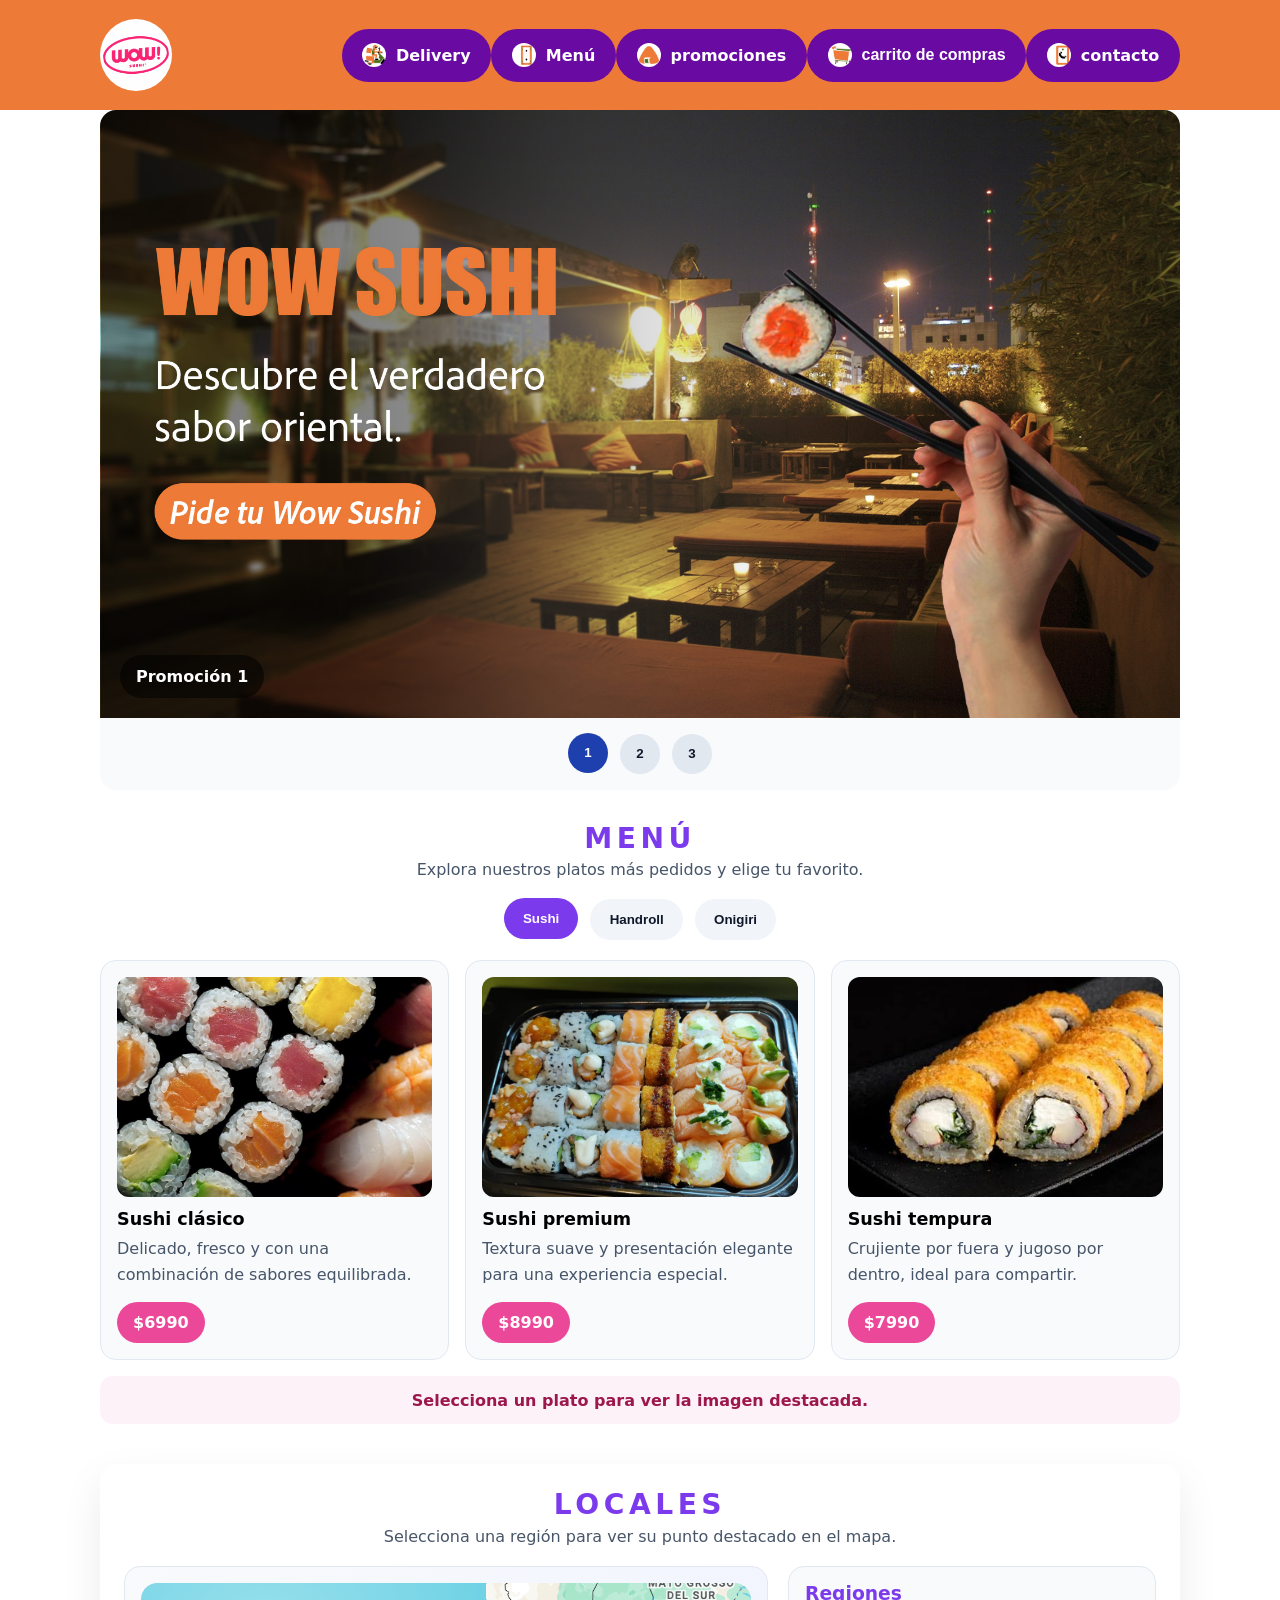
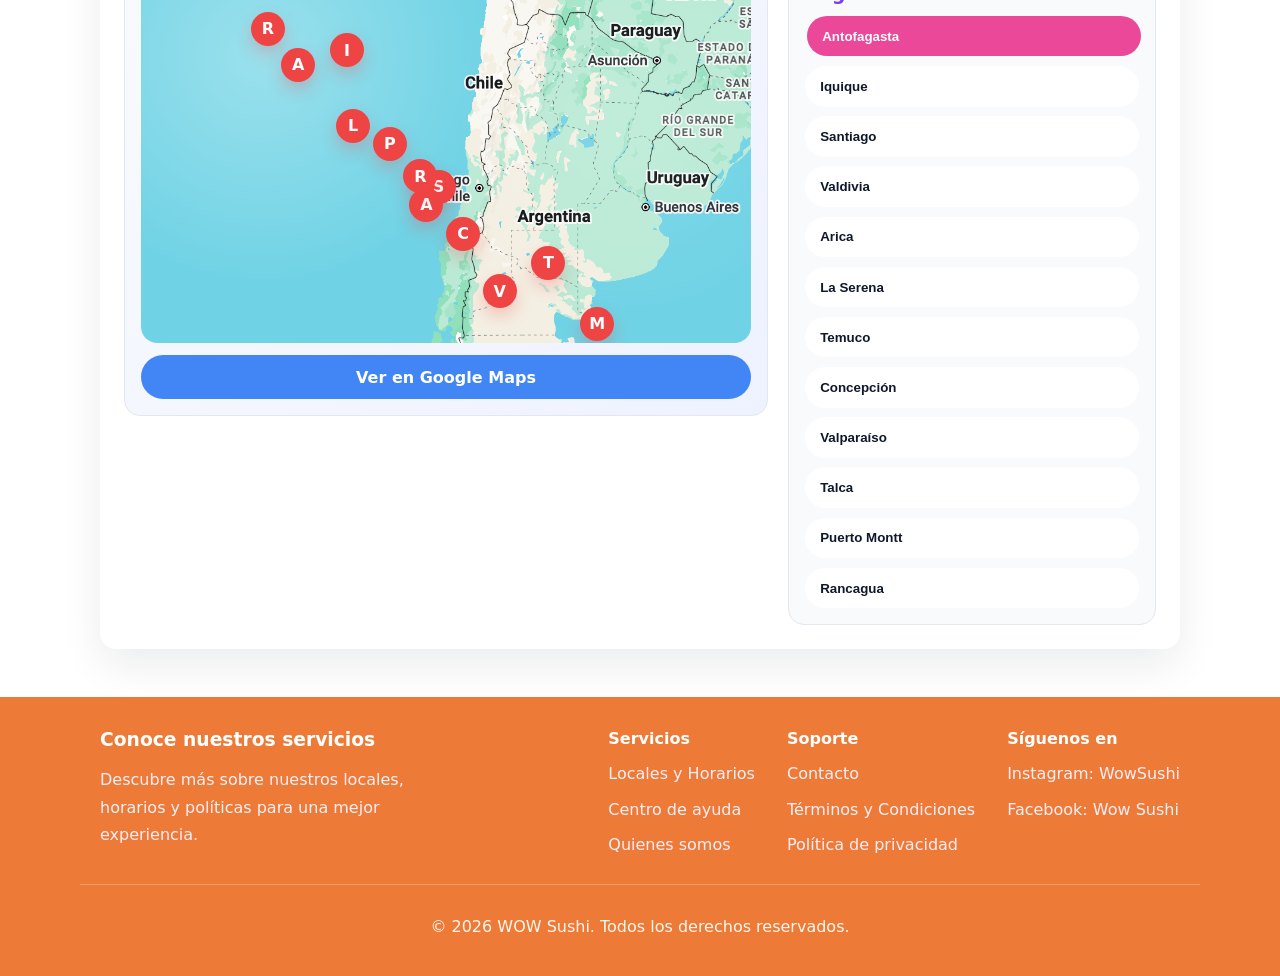
<file: index.html>
<!DOCTYPE html>
<html lang="es">
  <head>
    <meta charset="UTF-8" />
    <meta name="viewport" content="width=device-width, initial-scale=1.0" />
    <title>Inicio | Mi sitio web</title>
    <link rel="stylesheet" href="estilos.css" />
  </head>
  <body>
    <header class="site-header">
      <div class="container header-inner">
        <div class="logo" aria-label="Logo del sitio">
          <img src="images/logo.png" alt="Logo WOW Sushi" />
        </div>
        <nav class="main-nav" aria-label="Navegación principal">
          <ul>
            <li><a href="delivery.html" class="nav-link nav-item"><img src="images/Iconsweb-PNG_ICONO WEB - DELIVERY.png" alt="" /><span>Delivery</span></a></li>
            <li><a href="#menu" class="nav-link nav-item"><img src="images/Iconsweb-PNG_ICONO WEB - MENU.png" alt="" /><span>Menú</span></a></li>
            <li><a href="promociones.html" class="nav-link nav-item"><img src="images/Iconsweb-PNG_ICONO WEB - PROMOCION.png" alt="" /><span>promociones</span></a></li>
            <li><button type="button" class="nav-item"><img src="images/Iconsweb-PNG_ICONO WEB - CARRITO DE COMPRAS.png" alt="" /><span>carrito de compras</span></button></li>
            <li><a href="contacto.html" class="nav-link nav-item"><img src="images/Iconsweb-PNG_ICONO WEB - CONTACTO.png" alt="" /><span>contacto</span></a></li>
          </ul>
        </nav>
      </div>
    </header>
    <main class="container">
      <section class="principal">
        <div class="slider" aria-label="Slider de imágenes">
          <div class="slide active">
            <img src="images/Escritorio.jpg" alt="Imagen 1" />
            <div class="slide-caption">Promoción 1</div>
          </div>
          <div class="slide">
            <img src="images/SushiPremium.jpeg" alt="Imagen 2" width="1920" height="1080" />
            <div class="slide-caption">Promoción 2</div>
          </div>
          <div class="slide">
            <img src="images/atun-onigiri.jpg" alt="Imagen 3" width="1920" height="1080" />
            <div class="slide-caption">Promoción 3</div>
          </div>
          <div class="slider-controls">
            <button type="button" data-slide="0" class="active">1</button>
            <button type="button" data-slide="1">2</button>
            <button type="button" data-slide="2">3</button>
          </div>
        </div>
      </section>

      <section class="menu" id="menu">
        <div class="section-heading">
          <h2>Menú</h2>
          <p>Explora nuestros platos más pedidos y elige tu favorito.</p>
        </div>

        <div class="menu-tabs" role="tablist" aria-label="Categorías del menú">
          <button type="button" class="menu-tab active" data-tab="sushi" role="tab" aria-selected="true">Sushi</button>
          <button type="button" class="menu-tab" data-tab="handroll" role="tab" aria-selected="false">Handroll</button>
          <button type="button" class="menu-tab" data-tab="onigiri" role="tab" aria-selected="false">Onigiri</button>
        </div>

        <div class="menu-panels">
          <div class="menu-panel active" data-panel="sushi">
            <div class="menu-grid">
              <article class="menu-card">
                <img src="images/SushiTab.jpg" alt="Sushi clásico" />
                <h3>Sushi clásico</h3>
                <p>Delicado, fresco y con una combinación de sabores equilibrada.</p>
                <a href="compras.html?producto=sushi-clasico" class="menu-action" data-target="sushi-clasico">$6990</a>
              </article>
              <article class="menu-card">
                <img src="images/SushiPremium.jpeg" alt="Sushi premium" />
                <h3>Sushi premium</h3>
                <p>Textura suave y presentación elegante para una experiencia especial.</p>
                <a href="compras.html?producto=sushi-premium" class="menu-action" data-target="sushi-premium">$8990</a>
              </article>
              <article class="menu-card">
                <img src="images/Tempura.jpg" alt="Sushi tempura" />
                <h3>Sushi tempura</h3>
                <p>Crujiente por fuera y jugoso por dentro, ideal para compartir.</p>
                <a href="compras.html?producto=sushi-tempura" class="menu-action" data-target="sushi-tempura">$7990</a>
              </article>
            </div>
          </div>

          <div class="menu-panel" data-panel="handroll">
            <div class="menu-grid">
              <article class="menu-card">
                <img src="images/Handroll1.jpeg" alt="Handroll de atún" />
                <h3>Handroll de atún</h3>
                <p>Relleno de atún fresco con un toque de sésamo y mayonesa japonesa.</p>
                <a href="compras.html?producto=handroll-atun" class="menu-action" data-target="handroll-atun">$4500</a>
              </article>
              <article class="menu-card">
                <img src="images/California.jpg" alt="Handroll de california" />
                <h3>Handroll de california</h3>
                <p>Una opción suave y cremosa para los amantes del sabor clásico.</p>
                <a href="compras.html?producto=handroll-california" class="menu-action" data-target="handroll-california">$6500</a>
              </article>
              <article class="menu-card">
                <img src="images/Camaron.webp" alt="Handroll de camarón" />
                <h3>Handroll de camarón</h3>
                <p>Una combinación crocante y delicada con salsa especial.</p>
                <a href="compras.html?producto=handroll-camaron" class="menu-action" data-target="handroll-camaron">$5500</a>
              </article>
            </div>
          </div>

          <div class="menu-panel" data-panel="onigiri">
            <div class="menu-grid">
              <article class="menu-card">
                <img src="images/Salmon.jpg" alt="Onigiri de salmón" />
                <h3>Onigiri de salmón</h3>
                <p>Arroz con forma de bola relleno de salmón ahumado y salsa ligera.</p>
                <a href="compras.html?producto=onigiri-salmon" class="menu-action" data-target="onigiri-salmon">$3990</a>
              </article>
              <article class="menu-card">
                <img src="images/atun-onigiri.jpg" alt="Onigiri de atún" />
                <h3>Onigiri de atún</h3>
                <p>Una opción práctica y muy sabrosa para llevar o compartir.</p>
                <a href="compras.html?producto=onigiri-atun" class="menu-action" data-target="onigiri-atun">$4990</a>
              </article>
              <article class="menu-card">
                <img src="images/algas.jpg" alt="Onigiri de algas" />
                <h3>Onigiri de algas</h3>
                <p>Casero, aromático y con un sabor fresco y muy japonés.</p>
                <a href="compras.html?producto=onigiri-algas" class="menu-action" data-target="onigiri-algas">$2990</a>
              </article>
            </div>
          </div>
        </div>

        <div class="menu-preview" id="menu-preview" aria-live="polite">
          Selecciona un plato para ver la imagen destacada.
        </div>
      </section>

      <section class="locales" id="locales">
        <div class="section-heading">
          <h2>Locales</h2>
          <p>Selecciona una región para ver su punto destacado en el mapa.</p>
        </div>

        <div class="locales-grid">
          <div class="map-card" aria-label="Mapa dinámico de Chile">
            <div class="map-base">
              <img src="images/mapa.png" alt="Mapa de Chile con puntos destacados" />
              <div class="map-point point-antofagasta" data-region="Antofagasta">A</div>
              <div class="map-point point-iquique" data-region="Iquique">I</div>
              <div class="map-point point-santiago" data-region="Santiago">S</div>
              <div class="map-point point-valdivia" data-region="Valdivia">V</div>
              <div class="map-point point-arica" data-region="Arica">R</div>
              <div class="map-point point-la-serena" data-region="La Serena">L</div>
              <div class="map-point point-temuco" data-region="Temuco">T</div>
              <div class="map-point point-concepcion" data-region="Concepción">C</div>
              <div class="map-point point-valparaiso" data-region="Valparaíso">P</div>
              <div class="map-point point-talca" data-region="Talca">A</div>
              <div class="map-point point-puerto-montt" data-region="Puerto Montt">M</div>
              <div class="map-point point-rancagua" data-region="Rancagua">R</div>
            </div>
            <a href="https://www.google.com/maps/place/Chile/@-35.1341394,-109.4656812,4z/data=!3m1!4b1!4m6!3m5!1s0x9662c5410425af2f:0x505e1131102b91d!8m2!3d-35.675147!4d-71.542969!16zL20vMDFwMXY?entry=ttu&g_ep=EgoyMDI2MDcwNS4wIKXMDSoASAFQAw%3D%3D" target="_blank" rel="noopener noreferrer" class="map-google-link">Ver en Google Maps</a>
          </div>

          <aside class="regions-column" aria-label="Regiones de Chile">
            <h3>Regiones</h3>
            <ul>
              <li><button type="button" class="region-button active" data-region="Antofagasta">Antofagasta</button></li>
              <li><button type="button" class="region-button" data-region="Iquique">Iquique</button></li>
              <li><button type="button" class="region-button" data-region="Santiago">Santiago</button></li>
              <li><button type="button" class="region-button" data-region="Valdivia">Valdivia</button></li>
              <li><button type="button" class="region-button" data-region="Arica">Arica</button></li>
              <li><button type="button" class="region-button" data-region="La Serena">La Serena</button></li>
              <li><button type="button" class="region-button" data-region="Temuco">Temuco</button></li>
              <li><button type="button" class="region-button" data-region="Concepción">Concepción</button></li>
              <li><button type="button" class="region-button" data-region="Valparaíso">Valparaíso</button></li>
              <li><button type="button" class="region-button" data-region="Talca">Talca</button></li>
              <li><button type="button" class="region-button" data-region="Puerto Montt">Puerto Montt</button></li>
              <li><button type="button" class="region-button" data-region="Rancagua">Rancagua</button></li>
            </ul>
          </aside>
        </div>
      </section>
    </main>
    <footer class="site-footer">
      <div class="container footer-content">
        <div class="footer-brand">
          <h3>Conoce nuestros servicios</h3>
          <p>Descubre más sobre nuestros locales, horarios y políticas para una mejor experiencia.</p>
        </div>

        <div class="footer-links">
          <div>
            <h4>Servicios</h4>
            <ul>
              <li><a href="#locales">Locales y Horarios</a></li>
              <li><a href="#">Centro de ayuda</a></li>
              <li><a href="#">Quienes somos</a></li>
            </ul>
          </div>
          <div>
            <h4>Soporte</h4>
            <ul>
              <li><a href="contacto.html">Contacto</a></li>
              <li><a href="terminos.html">Términos y Condiciones</a></li>
              <li><a href="privacidad.html">Política de privacidad</a></li>
            </ul>
          </div>
          <div>
            <h4>Síguenos en</h4>
            <ul>
              <li><a href="https://www.instagram.com/wowsushi_delivery/?hl=es" target="_blank" rel="noopener noreferrer">Instagram: WowSushi</a></li>
              <li><a href="https://www.facebook.com/QuieroWOW.cl/?locale=es_LA" target="_blank" rel="noopener noreferrer">Facebook: Wow Sushi</a></li>
            </ul>
          </div>
        </div>
      </div>
      <div class="container footer-bottom">
        <p>© 2026 WOW Sushi. Todos los derechos reservados.</p>
      </div>
    </footer>

    <script>
      const slides = document.querySelectorAll('.slider .slide');
      const controls = document.querySelectorAll('.slider-controls button');
      const slider = document.querySelector('.slider');
      let currentIndex = 0;
      let isDragging = false;
      let dragStartX = 0;
      const dragThreshold = 60;

      function showSlide(index) {
        currentIndex = index;
        slides.forEach((slide, i) => slide.classList.toggle('active', i === index));
        controls.forEach((button, i) => button.classList.toggle('active', i === index));
      }

      setInterval(() => {
        const nextIndex = (currentIndex + 1) % slides.length;
        showSlide(nextIndex);
      }, 10000);

      controls.forEach((button) => {
        button.addEventListener('click', () => {
          const index = Number(button.dataset.slide);
          showSlide(index);
        });
      });

      if (slider) {
        slider.addEventListener('pointerdown', (event) => {
          if (event.target.closest('.slider-controls button')) return;
          isDragging = true;
          dragStartX = event.clientX;
          slider.setPointerCapture(event.pointerId);
          slider.classList.add('is-dragging');
        });

        slider.addEventListener('pointermove', (event) => {
          if (!isDragging) return;
          event.preventDefault();
        });

        const endDrag = (event) => {
          if (!isDragging) return;
          isDragging = false;
          slider.releasePointerCapture(event.pointerId);
          slider.classList.remove('is-dragging');

          const diff = event.clientX - dragStartX;
          if (diff < -dragThreshold) {
            if (currentIndex > 0) {
              showSlide(currentIndex - 1);
            }
          } else if (diff > dragThreshold) {
            if (currentIndex < slides.length - 1) {
              showSlide(currentIndex + 1);
            }
          }
        };

        slider.addEventListener('pointerup', endDrag);
        slider.addEventListener('pointercancel', endDrag);
      }

      const menuTabs = document.querySelectorAll('.menu-tab');
      const menuPanels = document.querySelectorAll('.menu-panel');
      const menuPreview = document.getElementById('menu-preview');
      const menuActions = document.querySelectorAll('.menu-action');

      function showMenuPanel(tabName) {
        menuTabs.forEach((tab) => {
          const isActive = tab.dataset.tab === tabName;
          tab.classList.toggle('active', isActive);
          tab.setAttribute('aria-selected', String(isActive));
        });

        menuPanels.forEach((panel) => {
          panel.classList.toggle('active', panel.dataset.panel === tabName);
        });
      }

      menuTabs.forEach((tab) => {
        tab.addEventListener('click', () => showMenuPanel(tab.dataset.tab));
      });

      menuActions.forEach((button) => {
        button.addEventListener('click', () => {
          const label = button.previousElementSibling?.textContent || 'Plato seleccionado';
          menuPreview.textContent = `Vista rápida: ${label}`;
        });
      });

      const regionButtons = document.querySelectorAll('.region-button');
      const mapPoints = document.querySelectorAll('.map-point');

      function setActiveRegion(regionName) {
        regionButtons.forEach((button) => {
          button.classList.toggle('active', button.dataset.region === regionName);
        });

        mapPoints.forEach((point) => {
          point.classList.toggle('active', point.dataset.region === regionName);
        });
      }

      regionButtons.forEach((button) => {
        button.addEventListener('click', () => setActiveRegion(button.dataset.region));
      });

      mapPoints.forEach((point) => {
        point.addEventListener('click', () => setActiveRegion(point.dataset.region));
      });
    </script>
  </body>
</html>
</file>
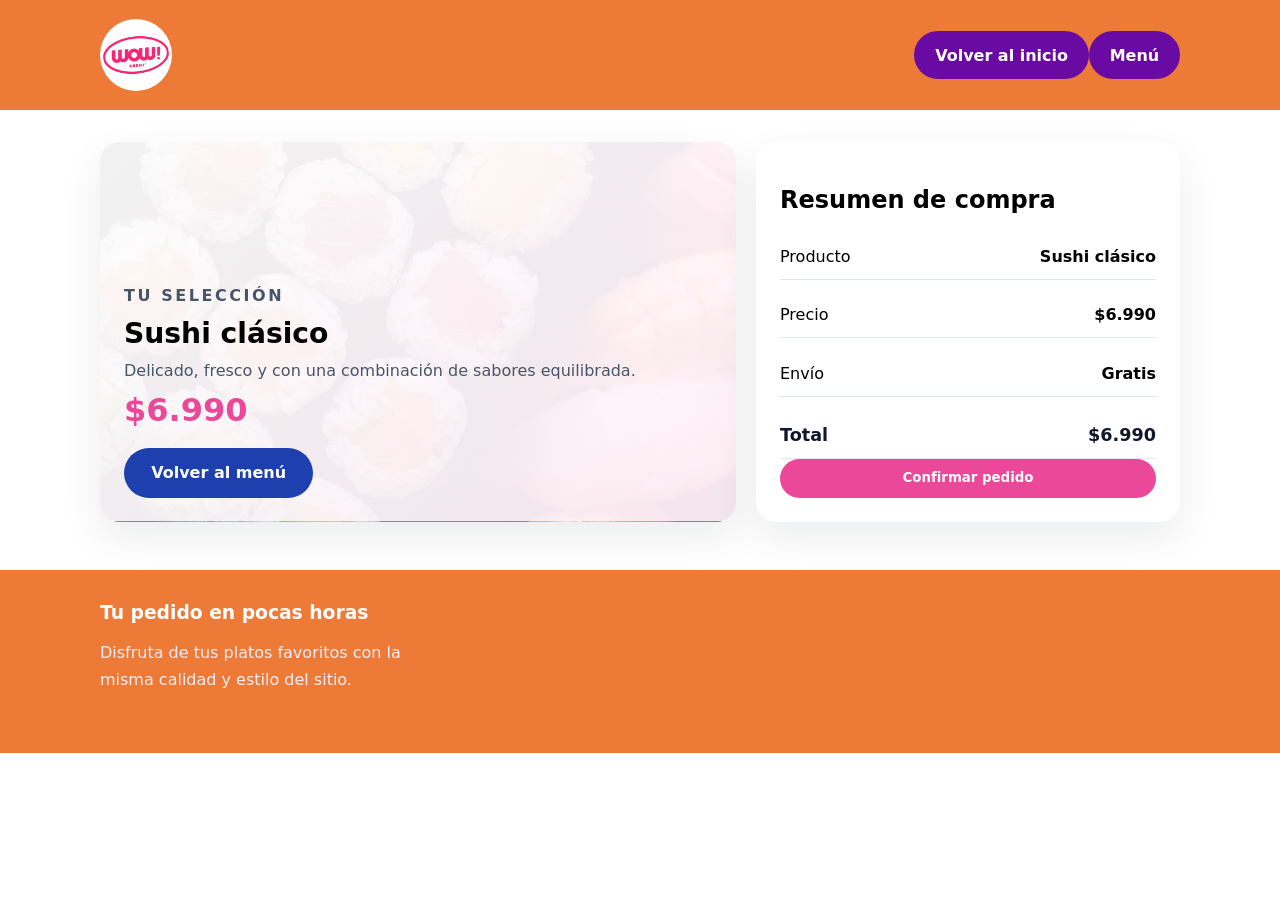
<file: compras.html>
<!DOCTYPE html>
<html lang="es">
  <head>
    <meta charset="UTF-8" />
    <meta name="viewport" content="width=device-width, initial-scale=1.0" />
    <title>Compras | WOW Sushi</title>
    <link rel="stylesheet" href="estilos.css" />
  </head>
  <body>
    <header class="site-header">
      <div class="container header-inner">
        <a class="logo" href="index.html" aria-label="Volver al inicio">
          <img src="images/logo.png" alt="Logo WOW Sushi" />
        </a>
        <nav class="main-nav" aria-label="Navegación principal">
          <ul>
            <li><a href="index.html" class="nav-link nav-item"><span>Volver al inicio</span></a></li>
            <li><a href="index.html#menu" class="nav-link nav-item"><span>Menú</span></a></li>
          </ul>
        </nav>
      </div>
    </header>

    <main class="container">
      <section class="purchase-shell">
        <article class="purchase-card purchase-highlight">
          <p class="purchase-label">Tu selección</p>
          <h1 id="purchase-title">Plato especial</h1>
          <p id="purchase-description">Elige un producto desde el menú para ver su detalle.</p>
          <div class="purchase-price" id="purchase-price">$0</div>
          <a href="index.html#menu" class="btn purchase-cta">Volver al menú</a>
        </article>

        <aside class="purchase-card" aria-label="Resumen de compra">
          <h2>Resumen de compra</h2>
          <ul class="purchase-list">
            <li><span>Producto</span><strong id="purchase-item-name">-</strong></li>
            <li><span>Precio</span><strong id="purchase-item-price">$0</strong></li>
            <li><span>Envío</span><strong>Gratis</strong></li>
          </ul>
          <div class="purchase-total">
            <span>Total</span>
            <strong id="purchase-total">$0</strong>
          </div>
          <button type="button" class="menu-action purchase-button">Confirmar pedido</button>
        </aside>
      </section>
    </main>

    <footer class="site-footer">
      <div class="container footer-content">
        <div class="footer-brand">
          <h3>Tu pedido en pocas horas</h3>
          <p>Disfruta de tus platos favoritos con la misma calidad y estilo del sitio.</p>
        </div>
      </div>
    </footer>

    <script>
      const products = {
        'sushi-clasico': {
          title: 'Sushi clásico',
          description: 'Delicado, fresco y con una combinación de sabores equilibrada.',
          price: 6990,
          image: 'images/SushiTab.jpg'
        },
        'sushi-premium': {
          title: 'Sushi premium',
          description: 'Textura suave y presentación elegante para una experiencia especial.',
          price: 8990,
          image: 'images/SushiPremium.jpeg'
        },
        'sushi-tempura': {
          title: 'Sushi tempura',
          description: 'Crujiente por fuera y jugoso por dentro, ideal para compartir.',
          price: 7990,
          image: 'images/Tempura.jpg'
        },
        'handroll-atun': {
          title: 'Handroll de atún',
          description: 'Relleno de atún fresco con un toque de sésamo y mayonesa japonesa.',
          price: 4500,
          image: 'images/Handroll1.jpeg'
        },
        'handroll-california': {
          title: 'Handroll de california',
          description: 'Una opción suave y cremosa para los amantes del sabor clásico.',
          price: 6500,
          image: 'images/California.jpg'
        },
        'handroll-camaron': {
          title: 'Handroll de camarón',
          description: 'Una combinación crocante y delicada con salsa especial.',
          price: 5500,
          image: 'images/Camaron.webp'
        },
        'onigiri-salmon': {
          title: 'Onigiri de salmón',
          description: 'Arroz con forma de bola relleno de salmón ahumado y salsa ligera.',
          price: 3990,
          image: 'images/Salmon.jpg'
        },
        'onigiri-atun': {
          title: 'Onigiri de atún',
          description: 'Una opción práctica y muy sabrosa para llevar o compartir.',
          price: 4990,
          image: 'images/atun-onigiri.jpg'
        },
        'onigiri-algas': {
          title: 'Onigiri de algas',
          description: 'Casero, aromático y con un sabor fresco y muy japonés.',
          price: 2990,
          image: 'images/algas.jpg'
        }
      };

      const params = new URLSearchParams(window.location.search);
      const key = params.get('producto') || 'sushi-clasico';
      const product = products[key] || products['sushi-clasico'];
      const formatPrice = (price) => `$${price.toLocaleString('es-CL')}`;

      document.getElementById('purchase-title').textContent = product.title;
      document.getElementById('purchase-description').textContent = product.description;
      document.getElementById('purchase-price').textContent = formatPrice(product.price);
      document.getElementById('purchase-item-name').textContent = product.title;
      document.getElementById('purchase-item-price').textContent = formatPrice(product.price);
      document.getElementById('purchase-total').textContent = formatPrice(product.price);

      const highlight = document.querySelector('.purchase-highlight');
      if (highlight) {
        highlight.style.backgroundImage = `linear-gradient(135deg, rgba(255,255,255,0.95), rgba(255,241,249,0.95)), url('${product.image}')`;
      }
    </script>
  </body>
</html>
</file>
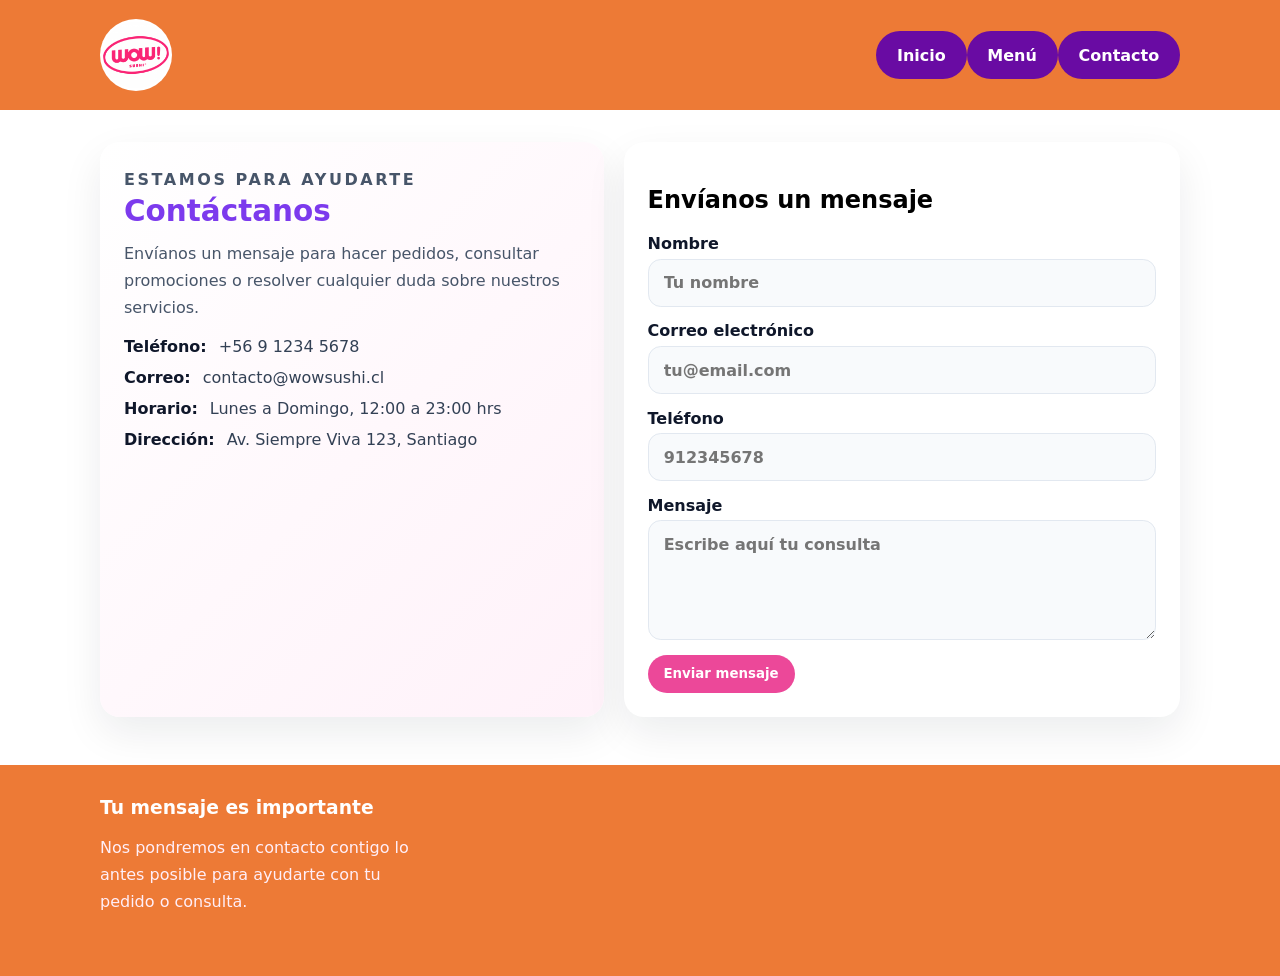
<file: contacto.html>
<!DOCTYPE html>
<html lang="es">
  <head>
    <meta charset="UTF-8" />
    <meta name="viewport" content="width=device-width, initial-scale=1.0" />
    <title>Contacto | WOW Sushi</title>
    <link rel="stylesheet" href="estilos.css" />
  </head>
  <body>
    <header class="site-header">
      <div class="container header-inner">
        <a class="logo" href="index.html" aria-label="Volver al inicio">
          <img src="images/logo.png" alt="Logo WOW Sushi" />
        </a>
        <nav class="main-nav" aria-label="Navegación principal">
          <ul>
            <li><a href="index.html" class="nav-link nav-item"><span>Inicio</span></a></li>
            <li><a href="index.html#menu" class="nav-link nav-item"><span>Menú</span></a></li>
            <li><a href="contacto.html" class="nav-link nav-item"><span>Contacto</span></a></li>
          </ul>
        </nav>
      </div>
    </header>

    <main class="container">
      <section class="contact-shell">
        <article class="contact-card contact-hero">
          <p class="purchase-label">Estamos para ayudarte</p>
          <h1>Contáctanos</h1>
          <p>Envíanos un mensaje para hacer pedidos, consultar promociones o resolver cualquier duda sobre nuestros servicios.</p>
          <ul class="contact-list">
            <li><strong>Teléfono:</strong> +56 9 1234 5678</li>
            <li><strong>Correo:</strong> contacto@wowsushi.cl</li>
            <li><strong>Horario:</strong> Lunes a Domingo, 12:00 a 23:00 hrs</li>
            <li><strong>Dirección:</strong> Av. Siempre Viva 123, Santiago</li>
          </ul>
        </article>

        <article class="contact-card">
          <h2>Envíanos un mensaje</h2>
          <form class="contact-form">
            <label>
              Nombre
              <input type="text" name="nombre" placeholder="Tu nombre" />
            </label>
            <label>
              Correo electrónico
              <input type="email" name="email" placeholder="tu@email.com" />
            </label>
            <label>
              Teléfono
              <input type="tel" name="telefono" placeholder="912345678" />
            </label>
            <label>
              Mensaje
              <textarea name="mensaje" placeholder="Escribe aquí tu consulta"></textarea>
            </label>
            <button type="submit" class="menu-action">Enviar mensaje</button>
          </form>
        </article>
      </section>
    </main>

    <footer class="site-footer">
      <div class="container footer-content">
        <div class="footer-brand">
          <h3>Tu mensaje es importante</h3>
          <p>Nos pondremos en contacto contigo lo antes posible para ayudarte con tu pedido o consulta.</p>
        </div>
      </div>
    </footer>
  </body>
</html>
</file>
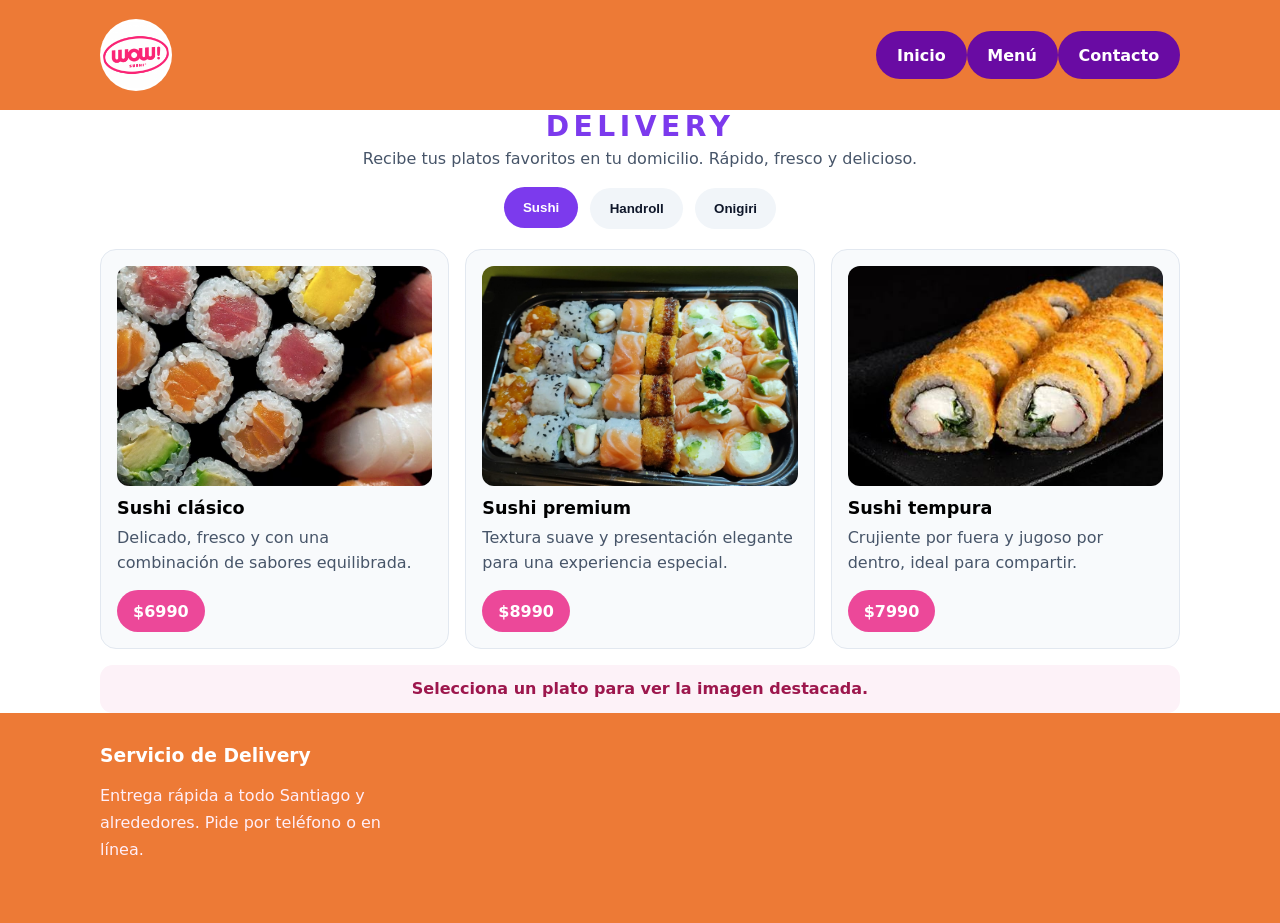
<file: delivery.html>
<!DOCTYPE html>
<html lang="es">
  <head>
    <meta charset="UTF-8" />
    <meta name="viewport" content="width=device-width, initial-scale=1.0" />
    <title>Delivery | WOW Sushi</title>
    <link rel="stylesheet" href="estilos.css" />
  </head>
  <body>
    <header class="site-header">
      <div class="container header-inner">
        <a class="logo" href="index.html" aria-label="Volver al inicio">
          <img src="images/logo.png" alt="Logo WOW Sushi" />
        </a>
        <nav class="main-nav" aria-label="Navegación principal">
          <ul>
            <li><a href="index.html" class="nav-link nav-item"><span>Inicio</span></a></li>
            <li><a href="index.html#menu" class="nav-link nav-item"><span>Menú</span></a></li>
            <li><a href="contacto.html" class="nav-link nav-item"><span>Contacto</span></a></li>
          </ul>
        </nav>
      </div>
    </header>

    <main class="container">
      <section class="menu">
        <div class="section-heading">
          <h2>Delivery</h2>
          <p>Recibe tus platos favoritos en tu domicilio. Rápido, fresco y delicioso.</p>
        </div>

        <div class="menu-tabs" role="tablist" aria-label="Categorías del menú">
          <button type="button" class="menu-tab active" data-tab="sushi" role="tab" aria-selected="true">Sushi</button>
          <button type="button" class="menu-tab" data-tab="handroll" role="tab" aria-selected="false">Handroll</button>
          <button type="button" class="menu-tab" data-tab="onigiri" role="tab" aria-selected="false">Onigiri</button>
        </div>

        <div class="menu-panels">
          <div class="menu-panel active" data-panel="sushi">
            <div class="menu-grid">
              <article class="menu-card">
                <img src="images/SushiTab.jpg" alt="Sushi clásico" />
                <h3>Sushi clásico</h3>
                <p>Delicado, fresco y con una combinación de sabores equilibrada.</p>
                <a href="compras.html?producto=sushi-clasico" class="menu-action" data-target="sushi-clasico">$6990</a>
              </article>
              <article class="menu-card">
                <img src="images/SushiPremium.jpeg" alt="Sushi premium" />
                <h3>Sushi premium</h3>
                <p>Textura suave y presentación elegante para una experiencia especial.</p>
                <a href="compras.html?producto=sushi-premium" class="menu-action" data-target="sushi-premium">$8990</a>
              </article>
              <article class="menu-card">
                <img src="images/Tempura.jpg" alt="Sushi tempura" />
                <h3>Sushi tempura</h3>
                <p>Crujiente por fuera y jugoso por dentro, ideal para compartir.</p>
                <a href="compras.html?producto=sushi-tempura" class="menu-action" data-target="sushi-tempura">$7990</a>
              </article>
            </div>
          </div>

          <div class="menu-panel" data-panel="handroll">
            <div class="menu-grid">
              <article class="menu-card">
                <img src="images/Handroll1.jpeg" alt="Handroll de atún" />
                <h3>Handroll de atún</h3>
                <p>Relleno de atún fresco con un toque de sésamo y mayonesa japonesa.</p>
                <a href="compras.html?producto=handroll-atun" class="menu-action" data-target="handroll-atun">$4500</a>
              </article>
              <article class="menu-card">
                <img src="images/California.jpg" alt="Handroll de california" />
                <h3>Handroll de california</h3>
                <p>Una opción suave y cremosa para los amantes del sabor clásico.</p>
                <a href="compras.html?producto=handroll-california" class="menu-action" data-target="handroll-california">$6500</a>
              </article>
              <article class="menu-card">
                <img src="images/Camaron.webp" alt="Handroll de camarón" />
                <h3>Handroll de camarón</h3>
                <p>Una combinación crocante y delicada con salsa especial.</p>
                <a href="compras.html?producto=handroll-camaron" class="menu-action" data-target="handroll-camaron">$5500</a>
              </article>
            </div>
          </div>

          <div class="menu-panel" data-panel="onigiri">
            <div class="menu-grid">
              <article class="menu-card">
                <img src="images/Salmon.jpg" alt="Onigiri de salmón" />
                <h3>Onigiri de salmón</h3>
                <p>Arroz con forma de bola relleno de salmón ahumado y salsa ligera.</p>
                <a href="compras.html?producto=onigiri-salmon" class="menu-action" data-target="onigiri-salmon">$3990</a>
              </article>
              <article class="menu-card">
                <img src="images/atun-onigiri.jpg" alt="Onigiri de atún" />
                <h3>Onigiri de atún</h3>
                <p>Una opción práctica y muy sabrosa para llevar o compartir.</p>
                <a href="compras.html?producto=onigiri-atun" class="menu-action" data-target="onigiri-atun">$4990</a>
              </article>
              <article class="menu-card">
                <img src="images/algas.jpg" alt="Onigiri de algas" />
                <h3>Onigiri de algas</h3>
                <p>Casero, aromático y con un sabor fresco y muy japonés.</p>
                <a href="compras.html?producto=onigiri-algas" class="menu-action" data-target="onigiri-algas">$2990</a>
              </article>
            </div>
          </div>
        </div>

        <div class="menu-preview" id="menu-preview" aria-live="polite">
          Selecciona un plato para ver la imagen destacada.
        </div>
      </section>
    </main>

    <footer class="site-footer">
      <div class="container footer-content">
        <div class="footer-brand">
          <h3>Servicio de Delivery</h3>
          <p>Entrega rápida a todo Santiago y alrededores. Pide por teléfono o en línea.</p>
        </div>
      </div>
    </footer>

    <script>
      const menuTabs = document.querySelectorAll('.menu-tab');
      const menuPanels = document.querySelectorAll('.menu-panel');
      const menuPreview = document.getElementById('menu-preview');

      function showMenuPanel(tabName) {
        menuTabs.forEach((tab) => {
          const isActive = tab.dataset.tab === tabName;
          tab.classList.toggle('active', isActive);
          tab.setAttribute('aria-selected', String(isActive));
        });

        menuPanels.forEach((panel) => {
          panel.classList.toggle('active', panel.dataset.panel === tabName);
        });
      }

      menuTabs.forEach((tab) => {
        tab.addEventListener('click', () => showMenuPanel(tab.dataset.tab));
      });
    </script>
  </body>
</html>
</file>
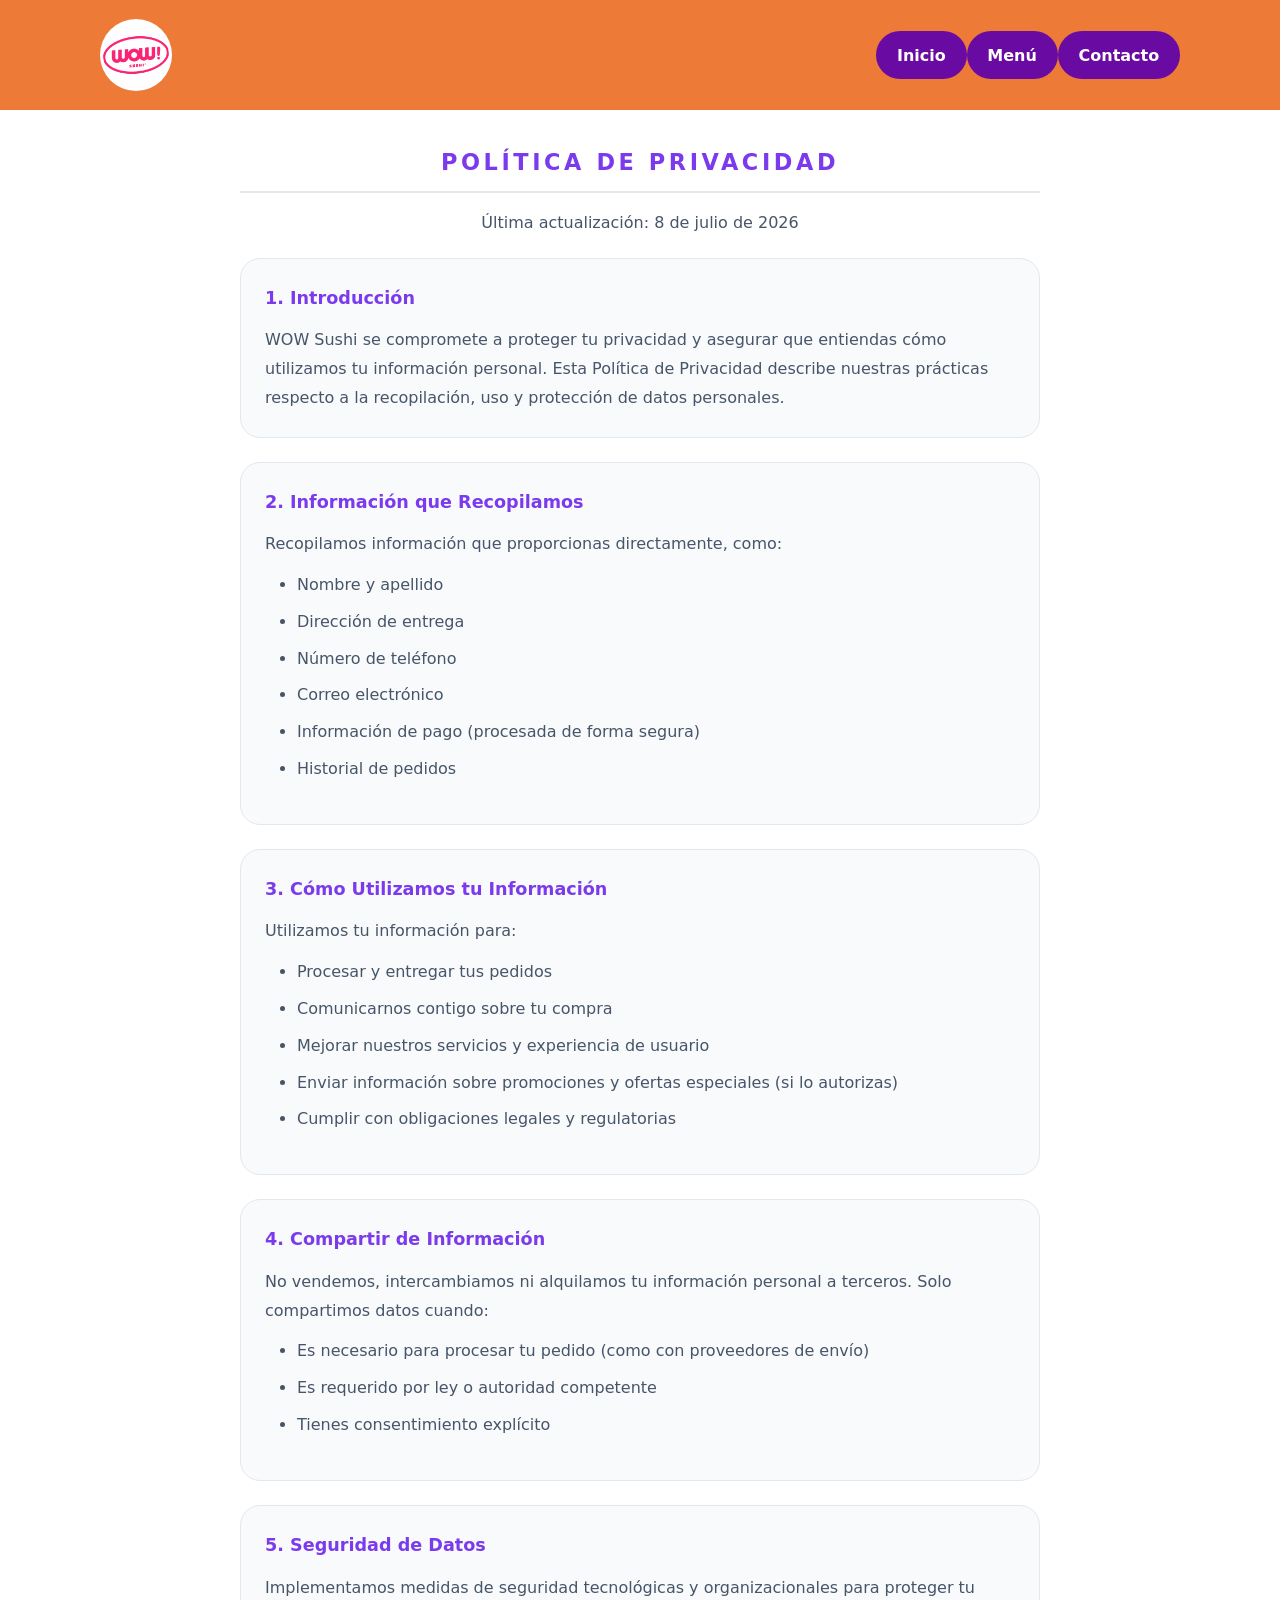
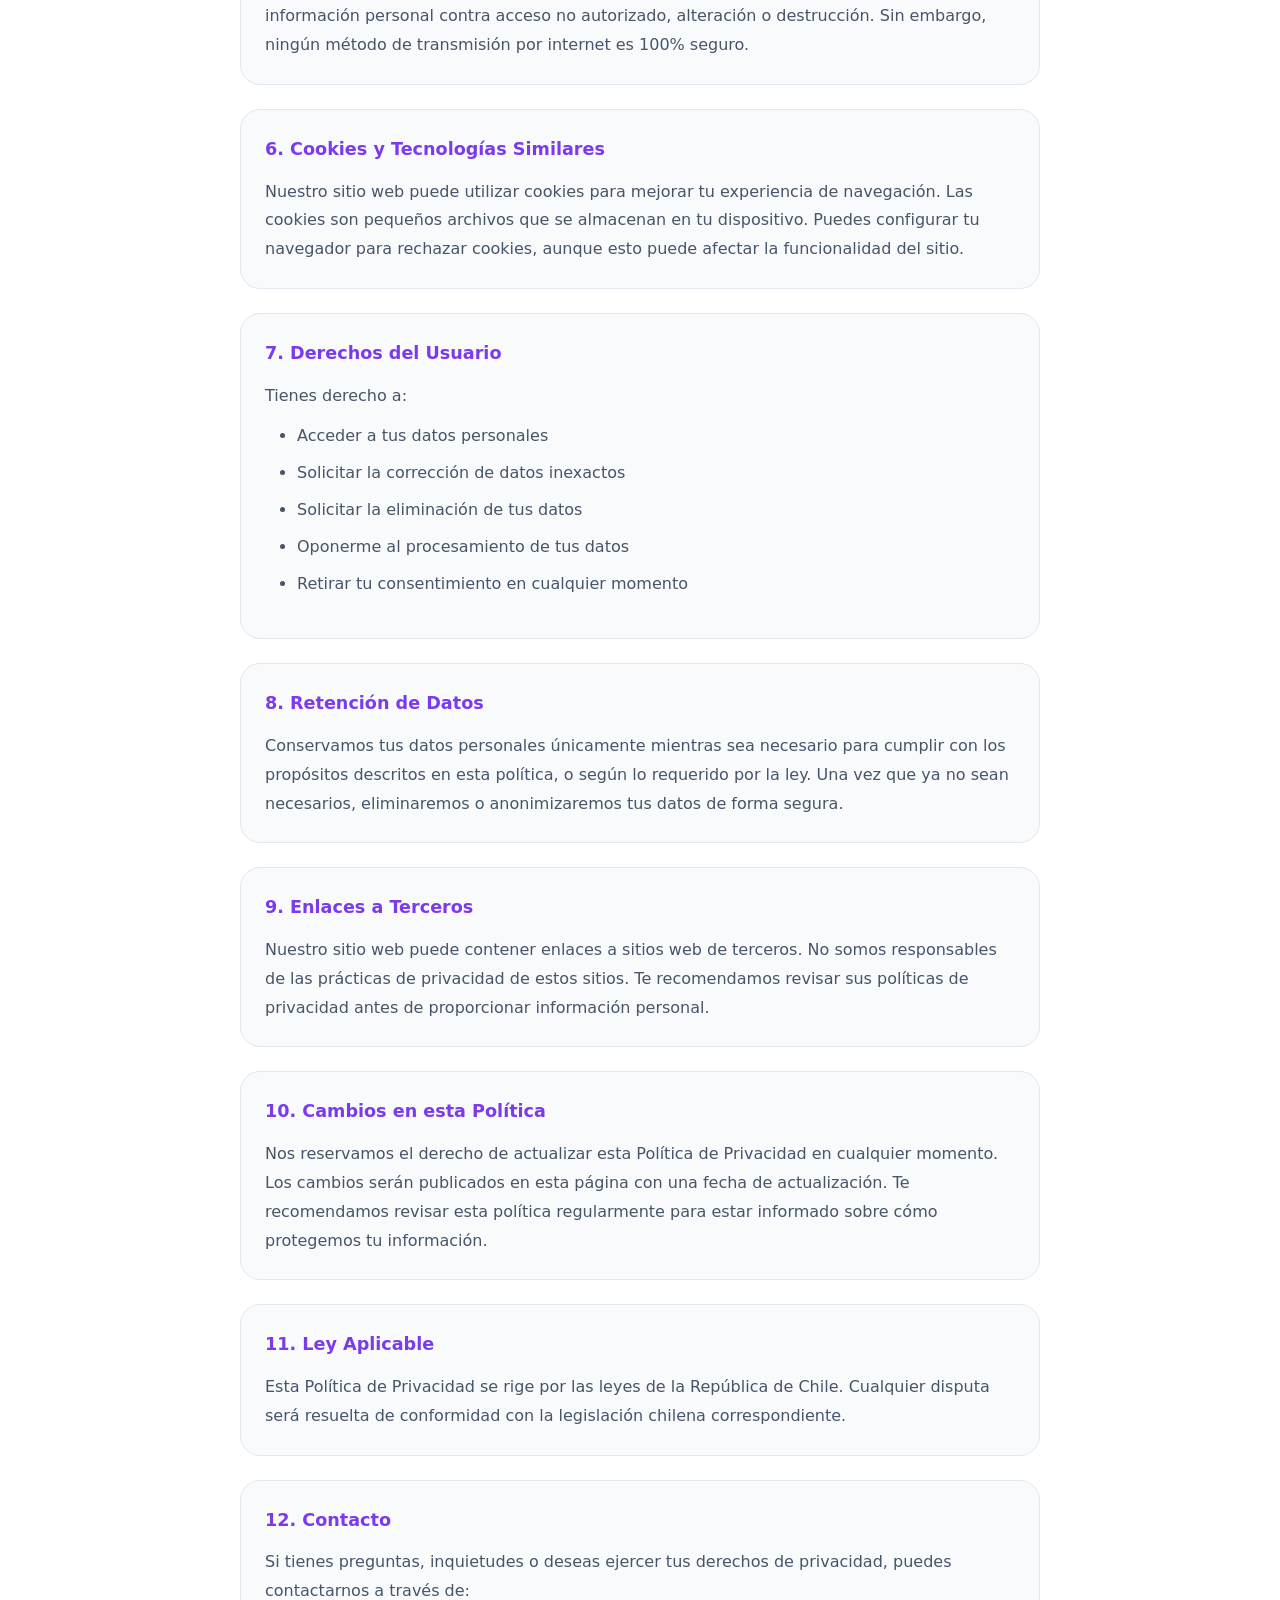
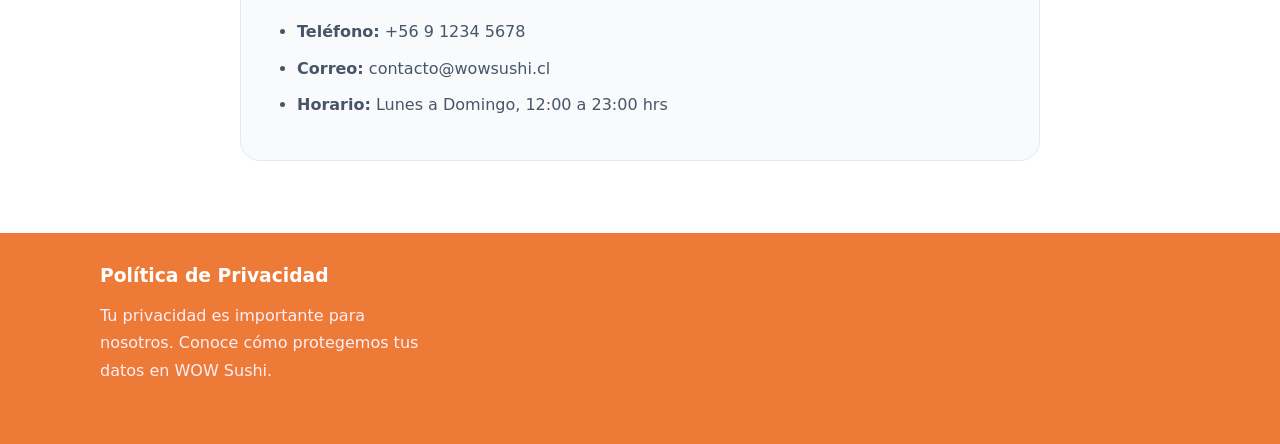
<file: privacidad.html>
<!DOCTYPE html>
<html lang="es">
  <head>
    <meta charset="UTF-8" />
    <meta name="viewport" content="width=device-width, initial-scale=1.0" />
    <title>Política de Privacidad | WOW Sushi</title>
    <link rel="stylesheet" href="estilos.css" />
    <style>
      .terms-content {
        max-width: 800px;
        margin: 0 auto;
        padding: 2rem 0 3rem;
        line-height: 1.8;
      }

      .terms-content h2 {
        margin-top: 2rem;
        margin-bottom: 1rem;
        color: #7c3aed;
        font-size: 1.4rem;
        border-bottom: 2px solid #e2e8f0;
        padding-bottom: 0.5rem;
      }

      .terms-content h2:first-child {
        margin-top: 0;
      }

      .terms-content p {
        color: #475569;
        margin-bottom: 1rem;
      }

      .terms-content ul {
        color: #475569;
        margin-bottom: 1rem;
        padding-left: 2rem;
      }

      .terms-content li {
        margin-bottom: 0.5rem;
      }

      .terms-card {
        padding: 1.5rem;
        border-radius: 1.25rem;
        background: #f8fafc;
        border: 1px solid #e2e8f0;
        margin-bottom: 1.5rem;
      }

      .terms-card h3 {
        margin: 0 0 0.75rem;
        color: #7c3aed;
        font-size: 1.1rem;
      }

      .terms-card p {
        margin: 0;
        color: #475569;
      }
    </style>
  </head>
  <body>
    <header class="site-header">
      <div class="container header-inner">
        <a class="logo" href="index.html" aria-label="Volver al inicio">
          <img src="images/logo.png" alt="Logo WOW Sushi" />
        </a>
        <nav class="main-nav" aria-label="Navegación principal">
          <ul>
            <li><a href="index.html" class="nav-link nav-item"><span>Inicio</span></a></li>
            <li><a href="index.html#menu" class="nav-link nav-item"><span>Menú</span></a></li>
            <li><a href="contacto.html" class="nav-link nav-item"><span>Contacto</span></a></li>
          </ul>
        </nav>
      </div>
    </header>

    <main class="container">
      <section class="terms-content">
        <div class="section-heading">
          <h2>Política de Privacidad</h2>
          <p>Última actualización: 8 de julio de 2026</p>
        </div>

        <div class="terms-card">
          <h3>1. Introducción</h3>
          <p>WOW Sushi se compromete a proteger tu privacidad y asegurar que entiendas cómo utilizamos tu información personal. Esta Política de Privacidad describe nuestras prácticas respecto a la recopilación, uso y protección de datos personales.</p>
        </div>

        <div class="terms-card">
          <h3>2. Información que Recopilamos</h3>
          <p>Recopilamos información que proporcionas directamente, como:</p>
          <ul style="margin-top: 0.75rem;">
            <li>Nombre y apellido</li>
            <li>Dirección de entrega</li>
            <li>Número de teléfono</li>
            <li>Correo electrónico</li>
            <li>Información de pago (procesada de forma segura)</li>
            <li>Historial de pedidos</li>
          </ul>
        </div>

        <div class="terms-card">
          <h3>3. Cómo Utilizamos tu Información</h3>
          <p>Utilizamos tu información para:</p>
          <ul style="margin-top: 0.75rem;">
            <li>Procesar y entregar tus pedidos</li>
            <li>Comunicarnos contigo sobre tu compra</li>
            <li>Mejorar nuestros servicios y experiencia de usuario</li>
            <li>Enviar información sobre promociones y ofertas especiales (si lo autorizas)</li>
            <li>Cumplir con obligaciones legales y regulatorias</li>
          </ul>
        </div>

        <div class="terms-card">
          <h3>4. Compartir de Información</h3>
          <p>No vendemos, intercambiamos ni alquilamos tu información personal a terceros. Solo compartimos datos cuando:</p>
          <ul style="margin-top: 0.75rem;">
            <li>Es necesario para procesar tu pedido (como con proveedores de envío)</li>
            <li>Es requerido por ley o autoridad competente</li>
            <li>Tienes consentimiento explícito</li>
          </ul>
        </div>

        <div class="terms-card">
          <h3>5. Seguridad de Datos</h3>
          <p>Implementamos medidas de seguridad tecnológicas y organizacionales para proteger tu información personal contra acceso no autorizado, alteración o destrucción. Sin embargo, ningún método de transmisión por internet es 100% seguro.</p>
        </div>

        <div class="terms-card">
          <h3>6. Cookies y Tecnologías Similares</h3>
          <p>Nuestro sitio web puede utilizar cookies para mejorar tu experiencia de navegación. Las cookies son pequeños archivos que se almacenan en tu dispositivo. Puedes configurar tu navegador para rechazar cookies, aunque esto puede afectar la funcionalidad del sitio.</p>
        </div>

        <div class="terms-card">
          <h3>7. Derechos del Usuario</h3>
          <p>Tienes derecho a:</p>
          <ul style="margin-top: 0.75rem;">
            <li>Acceder a tus datos personales</li>
            <li>Solicitar la corrección de datos inexactos</li>
            <li>Solicitar la eliminación de tus datos</li>
            <li>Oponerme al procesamiento de tus datos</li>
            <li>Retirar tu consentimiento en cualquier momento</li>
          </ul>
        </div>

        <div class="terms-card">
          <h3>8. Retención de Datos</h3>
          <p>Conservamos tus datos personales únicamente mientras sea necesario para cumplir con los propósitos descritos en esta política, o según lo requerido por la ley. Una vez que ya no sean necesarios, eliminaremos o anonimizaremos tus datos de forma segura.</p>
        </div>

        <div class="terms-card">
          <h3>9. Enlaces a Terceros</h3>
          <p>Nuestro sitio web puede contener enlaces a sitios web de terceros. No somos responsables de las prácticas de privacidad de estos sitios. Te recomendamos revisar sus políticas de privacidad antes de proporcionar información personal.</p>
        </div>

        <div class="terms-card">
          <h3>10. Cambios en esta Política</h3>
          <p>Nos reservamos el derecho de actualizar esta Política de Privacidad en cualquier momento. Los cambios serán publicados en esta página con una fecha de actualización. Te recomendamos revisar esta política regularmente para estar informado sobre cómo protegemos tu información.</p>
        </div>

        <div class="terms-card">
          <h3>11. Ley Aplicable</h3>
          <p>Esta Política de Privacidad se rige por las leyes de la República de Chile. Cualquier disputa será resuelta de conformidad con la legislación chilena correspondiente.</p>
        </div>

        <div class="terms-card">
          <h3>12. Contacto</h3>
          <p>Si tienes preguntas, inquietudes o deseas ejercer tus derechos de privacidad, puedes contactarnos a través de:</p>
          <ul style="margin-top: 0.75rem;">
            <li><strong>Teléfono:</strong> +56 9 1234 5678</li>
            <li><strong>Correo:</strong> contacto@wowsushi.cl</li>
            <li><strong>Horario:</strong> Lunes a Domingo, 12:00 a 23:00 hrs</li>
          </ul>
        </div>
      </section>
    </main>

    <footer class="site-footer">
      <div class="container footer-content">
        <div class="footer-brand">
          <h3>Política de Privacidad</h3>
          <p>Tu privacidad es importante para nosotros. Conoce cómo protegemos tus datos en WOW Sushi.</p>
        </div>
      </div>
    </footer>
  </body>
</html>
</file>
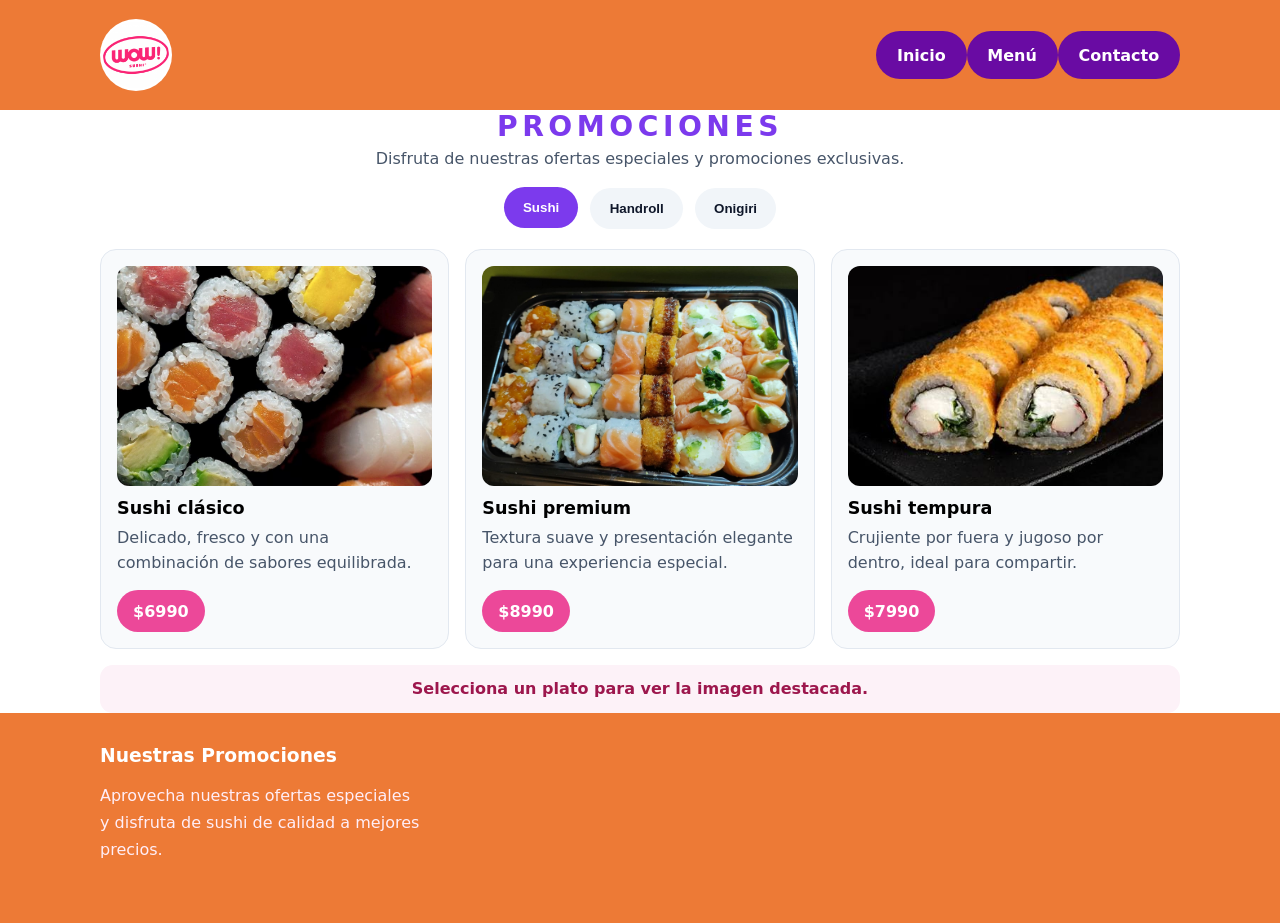
<file: promociones.html>
<!DOCTYPE html>
<html lang="es">
  <head>
    <meta charset="UTF-8" />
    <meta name="viewport" content="width=device-width, initial-scale=1.0" />
    <title>Promociones | WOW Sushi</title>
    <link rel="stylesheet" href="estilos.css" />
  </head>
  <body>
    <header class="site-header">
      <div class="container header-inner">
        <a class="logo" href="index.html" aria-label="Volver al inicio">
          <img src="images/logo.png" alt="Logo WOW Sushi" />
        </a>
        <nav class="main-nav" aria-label="Navegación principal">
          <ul>
            <li><a href="index.html" class="nav-link nav-item"><span>Inicio</span></a></li>
            <li><a href="index.html#menu" class="nav-link nav-item"><span>Menú</span></a></li>
            <li><a href="contacto.html" class="nav-link nav-item"><span>Contacto</span></a></li>
          </ul>
        </nav>
      </div>
    </header>

    <main class="container">
      <section class="menu">
        <div class="section-heading">
          <h2>Promociones</h2>
          <p>Disfruta de nuestras ofertas especiales y promociones exclusivas.</p>
        </div>

        <div class="menu-tabs" role="tablist" aria-label="Categorías del menú">
          <button type="button" class="menu-tab active" data-tab="sushi" role="tab" aria-selected="true">Sushi</button>
          <button type="button" class="menu-tab" data-tab="handroll" role="tab" aria-selected="false">Handroll</button>
          <button type="button" class="menu-tab" data-tab="onigiri" role="tab" aria-selected="false">Onigiri</button>
        </div>

        <div class="menu-panels">
          <div class="menu-panel active" data-panel="sushi">
            <div class="menu-grid">
              <article class="menu-card">
                <img src="images/SushiTab.jpg" alt="Sushi clásico" />
                <h3>Sushi clásico</h3>
                <p>Delicado, fresco y con una combinación de sabores equilibrada.</p>
                <a href="compras.html?producto=sushi-clasico" class="menu-action" data-target="sushi-clasico">$6990</a>
              </article>
              <article class="menu-card">
                <img src="images/SushiPremium.jpeg" alt="Sushi premium" />
                <h3>Sushi premium</h3>
                <p>Textura suave y presentación elegante para una experiencia especial.</p>
                <a href="compras.html?producto=sushi-premium" class="menu-action" data-target="sushi-premium">$8990</a>
              </article>
              <article class="menu-card">
                <img src="images/Tempura.jpg" alt="Sushi tempura" />
                <h3>Sushi tempura</h3>
                <p>Crujiente por fuera y jugoso por dentro, ideal para compartir.</p>
                <a href="compras.html?producto=sushi-tempura" class="menu-action" data-target="sushi-tempura">$7990</a>
              </article>
            </div>
          </div>

          <div class="menu-panel" data-panel="handroll">
            <div class="menu-grid">
              <article class="menu-card">
                <img src="images/Handroll1.jpeg" alt="Handroll de atún" />
                <h3>Handroll de atún</h3>
                <p>Relleno de atún fresco con un toque de sésamo y mayonesa japonesa.</p>
                <a href="compras.html?producto=handroll-atun" class="menu-action" data-target="handroll-atun">$4500</a>
              </article>
              <article class="menu-card">
                <img src="images/California.jpg" alt="Handroll de california" />
                <h3>Handroll de california</h3>
                <p>Una opción suave y cremosa para los amantes del sabor clásico.</p>
                <a href="compras.html?producto=handroll-california" class="menu-action" data-target="handroll-california">$6500</a>
              </article>
              <article class="menu-card">
                <img src="images/Camaron.webp" alt="Handroll de camarón" />
                <h3>Handroll de camarón</h3>
                <p>Una combinación crocante y delicada con salsa especial.</p>
                <a href="compras.html?producto=handroll-camaron" class="menu-action" data-target="handroll-camaron">$5500</a>
              </article>
            </div>
          </div>

          <div class="menu-panel" data-panel="onigiri">
            <div class="menu-grid">
              <article class="menu-card">
                <img src="images/Salmon.jpg" alt="Onigiri de salmón" />
                <h3>Onigiri de salmón</h3>
                <p>Arroz con forma de bola relleno de salmón ahumado y salsa ligera.</p>
                <a href="compras.html?producto=onigiri-salmon" class="menu-action" data-target="onigiri-salmon">$3990</a>
              </article>
              <article class="menu-card">
                <img src="images/atun-onigiri.jpg" alt="Onigiri de atún" />
                <h3>Onigiri de atún</h3>
                <p>Una opción práctica y muy sabrosa para llevar o compartir.</p>
                <a href="compras.html?producto=onigiri-atun" class="menu-action" data-target="onigiri-atun">$4990</a>
              </article>
              <article class="menu-card">
                <img src="images/algas.jpg" alt="Onigiri de algas" />
                <h3>Onigiri de algas</h3>
                <p>Casero, aromático y con un sabor fresco y muy japonés.</p>
                <a href="compras.html?producto=onigiri-algas" class="menu-action" data-target="onigiri-algas">$2990</a>
              </article>
            </div>
          </div>
        </div>

        <div class="menu-preview" id="menu-preview" aria-live="polite">
          Selecciona un plato para ver la imagen destacada.
        </div>
      </section>
    </main>

    <footer class="site-footer">
      <div class="container footer-content">
        <div class="footer-brand">
          <h3>Nuestras Promociones</h3>
          <p>Aprovecha nuestras ofertas especiales y disfruta de sushi de calidad a mejores precios.</p>
        </div>
      </div>
    </footer>

    <script>
      const menuTabs = document.querySelectorAll('.menu-tab');
      const menuPanels = document.querySelectorAll('.menu-panel');
      const menuPreview = document.getElementById('menu-preview');

      function showMenuPanel(tabName) {
        menuTabs.forEach((tab) => {
          const isActive = tab.dataset.tab === tabName;
          tab.classList.toggle('active', isActive);
          tab.setAttribute('aria-selected', String(isActive));
        });

        menuPanels.forEach((panel) => {
          panel.classList.toggle('active', panel.dataset.panel === tabName);
        });
      }

      menuTabs.forEach((tab) => {
        tab.addEventListener('click', () => showMenuPanel(tab.dataset.tab));
      });
    </script>
  </body>
</html>
</file>
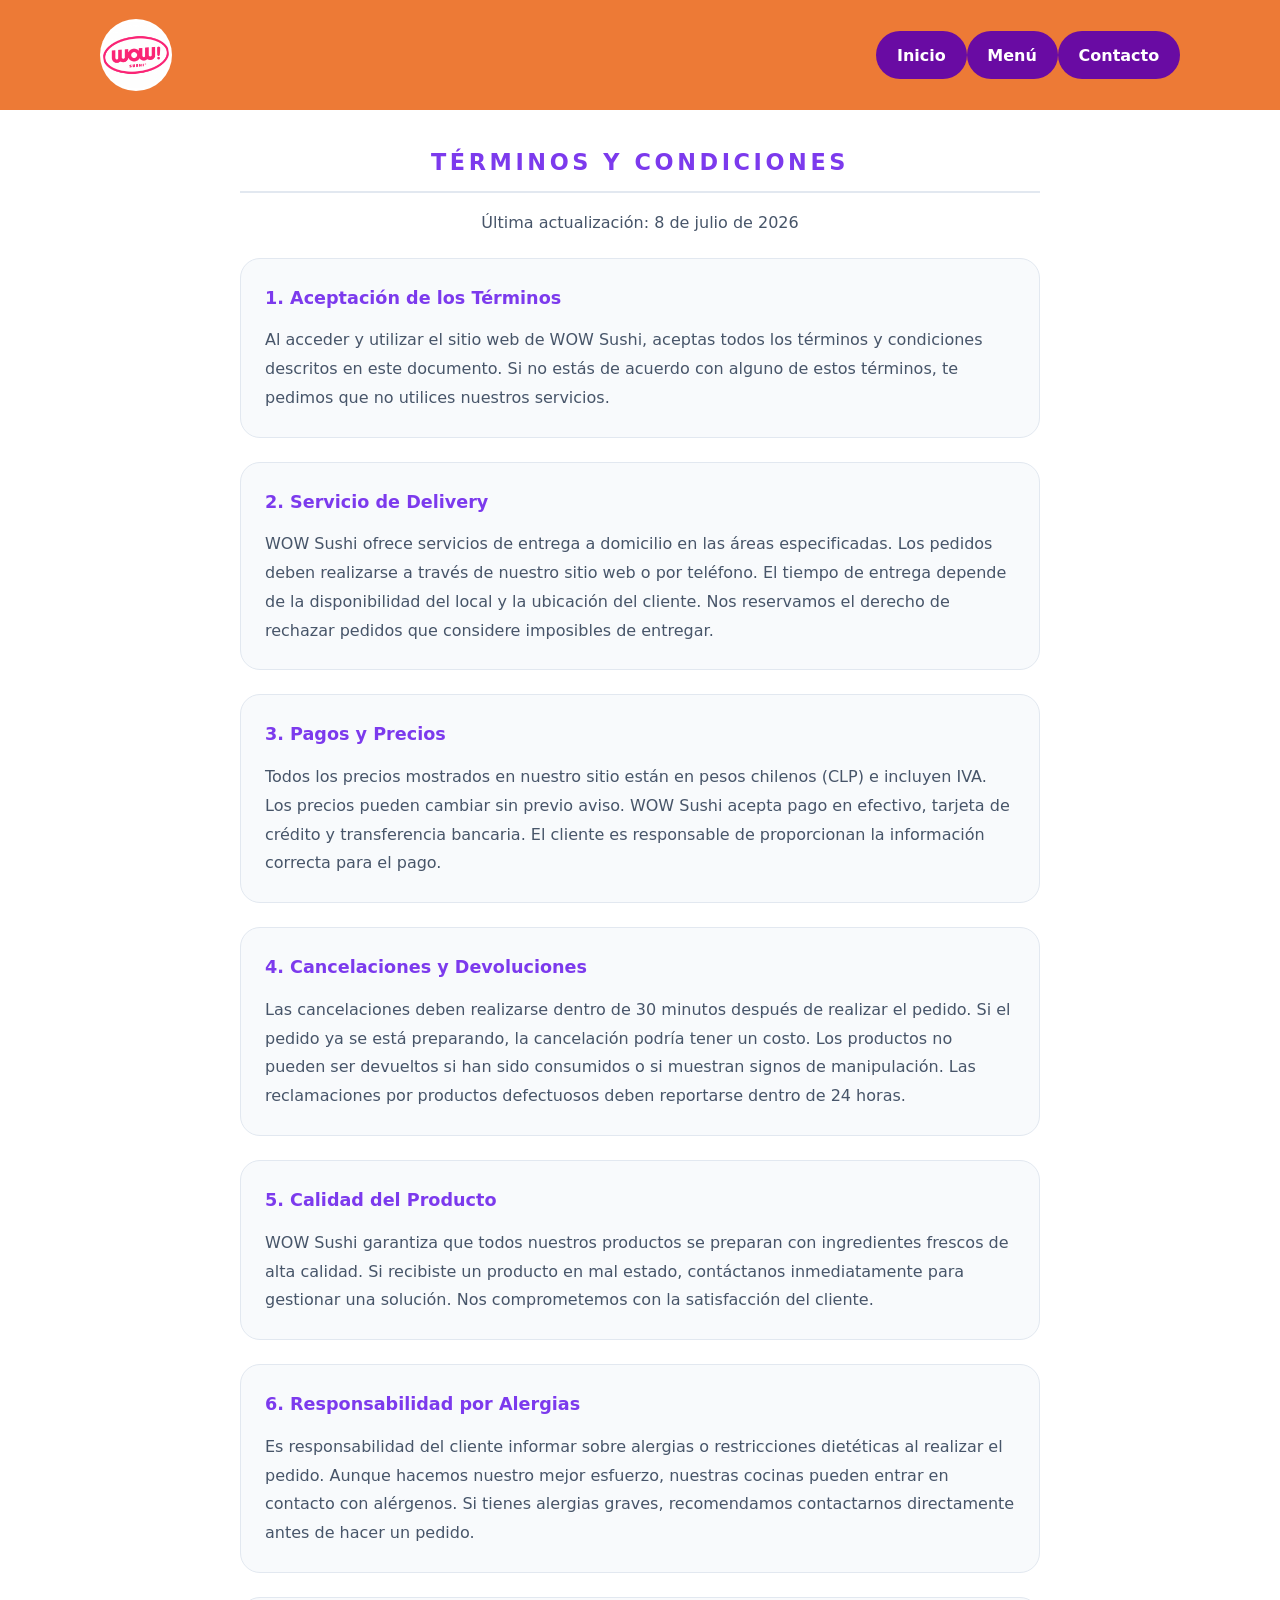
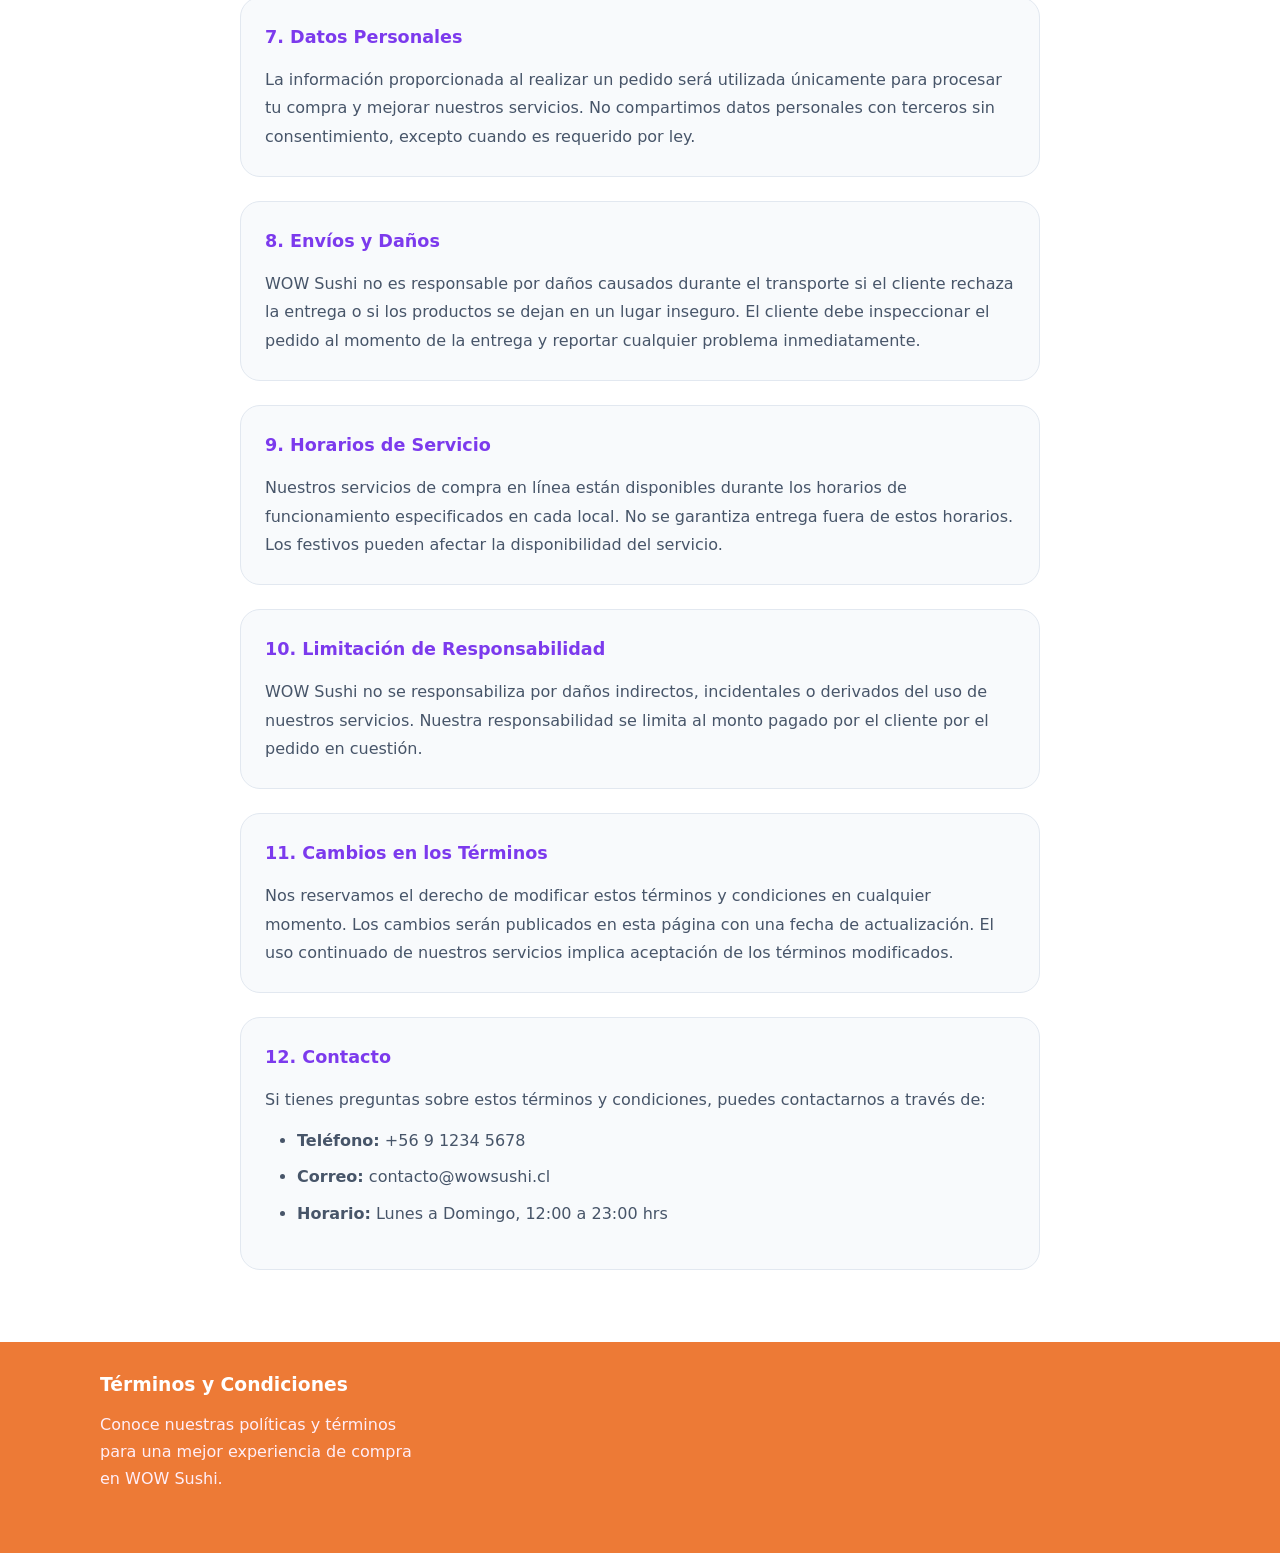
<file: terminos.html>
<!DOCTYPE html>
<html lang="es">
  <head>
    <meta charset="UTF-8" />
    <meta name="viewport" content="width=device-width, initial-scale=1.0" />
    <title>Términos y Condiciones | WOW Sushi</title>
    <link rel="stylesheet" href="estilos.css" />
    <style>
      .terms-content {
        max-width: 800px;
        margin: 0 auto;
        padding: 2rem 0 3rem;
        line-height: 1.8;
      }

      .terms-content h2 {
        margin-top: 2rem;
        margin-bottom: 1rem;
        color: #7c3aed;
        font-size: 1.4rem;
        border-bottom: 2px solid #e2e8f0;
        padding-bottom: 0.5rem;
      }

      .terms-content h2:first-child {
        margin-top: 0;
      }

      .terms-content p {
        color: #475569;
        margin-bottom: 1rem;
      }

      .terms-content ul {
        color: #475569;
        margin-bottom: 1rem;
        padding-left: 2rem;
      }

      .terms-content li {
        margin-bottom: 0.5rem;
      }

      .terms-card {
        padding: 1.5rem;
        border-radius: 1.25rem;
        background: #f8fafc;
        border: 1px solid #e2e8f0;
        margin-bottom: 1.5rem;
      }

      .terms-card h3 {
        margin: 0 0 0.75rem;
        color: #7c3aed;
        font-size: 1.1rem;
      }

      .terms-card p {
        margin: 0;
        color: #475569;
      }
    </style>
  </head>
  <body>
    <header class="site-header">
      <div class="container header-inner">
        <a class="logo" href="index.html" aria-label="Volver al inicio">
          <img src="images/logo.png" alt="Logo WOW Sushi" />
        </a>
        <nav class="main-nav" aria-label="Navegación principal">
          <ul>
            <li><a href="index.html" class="nav-link nav-item"><span>Inicio</span></a></li>
            <li><a href="index.html#menu" class="nav-link nav-item"><span>Menú</span></a></li>
            <li><a href="contacto.html" class="nav-link nav-item"><span>Contacto</span></a></li>
          </ul>
        </nav>
      </div>
    </header>

    <main class="container">
      <section class="terms-content">
        <div class="section-heading">
          <h2>Términos y Condiciones</h2>
          <p>Última actualización: 8 de julio de 2026</p>
        </div>

        <div class="terms-card">
          <h3>1. Aceptación de los Términos</h3>
          <p>Al acceder y utilizar el sitio web de WOW Sushi, aceptas todos los términos y condiciones descritos en este documento. Si no estás de acuerdo con alguno de estos términos, te pedimos que no utilices nuestros servicios.</p>
        </div>

        <div class="terms-card">
          <h3>2. Servicio de Delivery</h3>
          <p>WOW Sushi ofrece servicios de entrega a domicilio en las áreas especificadas. Los pedidos deben realizarse a través de nuestro sitio web o por teléfono. El tiempo de entrega depende de la disponibilidad del local y la ubicación del cliente. Nos reservamos el derecho de rechazar pedidos que considere imposibles de entregar.</p>
        </div>

        <div class="terms-card">
          <h3>3. Pagos y Precios</h3>
          <p>Todos los precios mostrados en nuestro sitio están en pesos chilenos (CLP) e incluyen IVA. Los precios pueden cambiar sin previo aviso. WOW Sushi acepta pago en efectivo, tarjeta de crédito y transferencia bancaria. El cliente es responsable de proporcionan la información correcta para el pago.</p>
        </div>

        <div class="terms-card">
          <h3>4. Cancelaciones y Devoluciones</h3>
          <p>Las cancelaciones deben realizarse dentro de 30 minutos después de realizar el pedido. Si el pedido ya se está preparando, la cancelación podría tener un costo. Los productos no pueden ser devueltos si han sido consumidos o si muestran signos de manipulación. Las reclamaciones por productos defectuosos deben reportarse dentro de 24 horas.</p>
        </div>

        <div class="terms-card">
          <h3>5. Calidad del Producto</h3>
          <p>WOW Sushi garantiza que todos nuestros productos se preparan con ingredientes frescos de alta calidad. Si recibiste un producto en mal estado, contáctanos inmediatamente para gestionar una solución. Nos comprometemos con la satisfacción del cliente.</p>
        </div>

        <div class="terms-card">
          <h3>6. Responsabilidad por Alergias</h3>
          <p>Es responsabilidad del cliente informar sobre alergias o restricciones dietéticas al realizar el pedido. Aunque hacemos nuestro mejor esfuerzo, nuestras cocinas pueden entrar en contacto con alérgenos. Si tienes alergias graves, recomendamos contactarnos directamente antes de hacer un pedido.</p>
        </div>

        <div class="terms-card">
          <h3>7. Datos Personales</h3>
          <p>La información proporcionada al realizar un pedido será utilizada únicamente para procesar tu compra y mejorar nuestros servicios. No compartimos datos personales con terceros sin consentimiento, excepto cuando es requerido por ley.</p>
        </div>

        <div class="terms-card">
          <h3>8. Envíos y Daños</h3>
          <p>WOW Sushi no es responsable por daños causados durante el transporte si el cliente rechaza la entrega o si los productos se dejan en un lugar inseguro. El cliente debe inspeccionar el pedido al momento de la entrega y reportar cualquier problema inmediatamente.</p>
        </div>

        <div class="terms-card">
          <h3>9. Horarios de Servicio</h3>
          <p>Nuestros servicios de compra en línea están disponibles durante los horarios de funcionamiento especificados en cada local. No se garantiza entrega fuera de estos horarios. Los festivos pueden afectar la disponibilidad del servicio.</p>
        </div>

        <div class="terms-card">
          <h3>10. Limitación de Responsabilidad</h3>
          <p>WOW Sushi no se responsabiliza por daños indirectos, incidentales o derivados del uso de nuestros servicios. Nuestra responsabilidad se limita al monto pagado por el cliente por el pedido en cuestión.</p>
        </div>

        <div class="terms-card">
          <h3>11. Cambios en los Términos</h3>
          <p>Nos reservamos el derecho de modificar estos términos y condiciones en cualquier momento. Los cambios serán publicados en esta página con una fecha de actualización. El uso continuado de nuestros servicios implica aceptación de los términos modificados.</p>
        </div>

        <div class="terms-card">
          <h3>12. Contacto</h3>
          <p>Si tienes preguntas sobre estos términos y condiciones, puedes contactarnos a través de:</p>
          <ul style="margin-top: 0.75rem;">
            <li><strong>Teléfono:</strong> +56 9 1234 5678</li>
            <li><strong>Correo:</strong> contacto@wowsushi.cl</li>
            <li><strong>Horario:</strong> Lunes a Domingo, 12:00 a 23:00 hrs</li>
          </ul>
        </div>
      </section>
    </main>

    <footer class="site-footer">
      <div class="container footer-content">
        <div class="footer-brand">
          <h3>Términos y Condiciones</h3>
          <p>Conoce nuestras políticas y términos para una mejor experiencia de compra en WOW Sushi.</p>
        </div>
      </div>
    </footer>
  </body>
</html>
</file>
<file: estilos.css>
:root {
  color-scheme: light;
  color: #000000;
  background: #ff28e2;
  font-family: Inter, system-ui, -apple-system, BlinkMacSystemFont, "Segoe UI", sans-serif;
}

* {
  box-sizing: border-box;
}

html {
  scroll-behavior: smooth;
}

body {
  margin: 0;
  min-height: 100vh;
  background: #ffffff;
}

.container {
  width: min(1120px, 100%);
  margin: 0 auto;
  padding: 0 1.25rem;
}

.site-header {
  background: #ed7a36;
  color: #ffffff;
  padding: 1.2rem 0;
}

.header-inner {
  display: flex;
  align-items: center;
  justify-content: space-between;
  gap: 0.75rem;
}

.logo {
  display: flex;
  align-items: center;
  justify-content: center;
  width: 72px;
  height: 72px;
  border-radius: 50%;
  background: #ffffff;
  overflow: hidden;
  padding: 0.2rem;
}

.logo img {
  width: 100%;
  height: 100%;
  object-fit: cover;
  border-radius: 50%;
  display: block;
}

.main-nav ul {
  display: flex;
  flex-wrap: wrap;
  list-style: none;
  margin: 0;
  padding: 0;
}

.main-nav button,
.main-nav .nav-link {
  display: inline-block;
  border: none;
  background: #690ba3;
  color: #ffffff;
  padding: 0.9rem 1.3rem;
  font-size: 1rem;
  font-weight: 700;
  cursor: pointer;
  text-decoration: none;
  transition: transform 0.2s ease, background 0.2s ease;
}

.main-nav .nav-item {
  display: inline-flex;
  align-items: center;
  gap: 0.6rem;
  border-radius: 999px;
}

.main-nav .nav-item img {
  width: 24px;
  height: 24px;
  object-fit: cover;
  border-radius: 50%;
  display: block;
}

.main-nav button:hover,
.main-nav button:focus-visible,
.main-nav .nav-link:hover,
.main-nav .nav-link:focus-visible {
  background: #ffffff;
  color: #690ba3;
  transform: translateY(-1px);
}

.hero {
  padding: 4rem 0 2rem;
  text-align: center;
}

.hero h2 {
  margin: 0 0 1rem;
  font-size: clamp(1.8rem, 2.5vw, 2.8rem);
  line-height: 1.05;
}

.hero p {
  max-width: 44rem;
  margin: 0 auto 1.75rem;
  line-height: 1.8;
  color: #334155;
}

.btn {
  display: inline-block;
  background: #1e40af;
  color: #ffffff;
  padding: 0.95rem 1.7rem;
  border-radius: 999px;
  text-decoration: none;
  font-weight: 700;
  transition: background 0.2s ease;
}

.btn:hover,
.btn:focus-visible {
  background: #4338ca;
}

.principal {
  margin-bottom: 2rem;
}

.slider {
  position: relative;
  overflow: hidden;
  border-radius: 1rem;
  background: #ffffff;
  box-shadow: 1920px 1080px rgba(15, 23, 42, 0.08);
  cursor: grab;
}

.slider.is-dragging {
  cursor: grabbing;
}

.slide {
  display: none;
  position: relative;
}

.slide.active {
  display: block;
}

.slide img {
  width: 100%;
  display: block;
  height: auto;
  object-fit: cover;
}

.slide-caption {
  position: absolute;
  left: 1.25rem;
  bottom: 1.25rem;
  background: rgba(0, 0, 0, 0.55);
  color: #ffffff;
  padding: 0.75rem 1rem;
  border-radius: 999px;
  font-weight: 700;
}

.slider-controls {
  display: flex;
  justify-content: center;
  gap: 0.75rem;
  padding: 1rem;
  background: #f8fafc;
}

.slider-controls button {
  border: none;
  border-radius: 999px;
  width: 2.5rem;
  height: 2.5rem;
  background: #e2e8f0;
  color: #0f172a;
  font-weight: 700;
  cursor: pointer;
  transition: background 0.2s ease, transform 0.2s ease;
}

.slider-controls button:hover,
.slider-controls button.active {
  background: #1e40af;
  color: #ffffff;
  transform: translateY(-1px);
}

.mneu {
  margin: 2.5rem 0 3rem;
  padding: 1.5rem;
  border-radius: 1rem;
  background: #ffffff;
  box-shadow: 0 16px 40px rgba(15, 23, 42, 0.08);
}

.section-heading {
  margin-bottom: 1.25rem;
  text-align: center;
}

.section-heading h2 {
  margin: 0 0 0.35rem;
  font-size: clamp(1.6rem, 2.2vw, 2.2rem);
  text-transform: uppercase;
  letter-spacing: 0.16em;
  color: #7c3aed;
}

.section-heading p {
  margin: 0;
  color: #475569;
}

.menu-tabs {
  display: flex;
  justify-content: center;
  flex-wrap: wrap;
  gap: 0.75rem;
  margin-bottom: 1.25rem;
}

.menu-tab {
  border: none;
  border-radius: 999px;
  padding: 0.8rem 1.2rem;
  font-weight: 700;
  background: #f1f5f9;
  color: #0f172a;
  cursor: pointer;
  transition: background 0.2s ease, color 0.2s ease, transform 0.2s ease;
}

.menu-tab:hover,
.menu-tab.active {
  background: #7c3aed;
  color: #ffffff;
  transform: translateY(-1px);
}

.menu-panel {
  display: none;
}

.menu-panel.active {
  display: block;
}

.menu-grid {
  display: grid;
  gap: 1rem;
  grid-template-columns: repeat(3, minmax(0, 1fr));
}

.menu-card {
  padding: 1rem;
  border-radius: 1rem;
  background: #f8fafc;
  border: 1px solid #e2e8f0;
}

.menu-card img {
  display: block;
  width: 100%;
  height: auto;
  aspect-ratio: 4/3;
  max-height: 220px;
  object-fit: cover;
  border-radius: 0.75rem;
  margin-bottom: 0.75rem;
}

.menu-card h3 {
  margin: 0 0 0.45rem;
  font-size: 1.1rem;
}

.menu-card p {
  margin: 0 0 0.9rem;
  color: #475569;
  line-height: 1.6;
}

.menu-action {
  display: inline-block;
  border: none;
  border-radius: 999px;
  padding: 0.7rem 1rem;
  background: #ec4899;
  color: #ffffff;
  font-weight: 700;
  cursor: pointer;
  text-decoration: none;
  text-align: center;
  line-height: 1.2;
  font-family: inherit;
}

.menu-action:hover,
.menu-action:focus-visible {
  background: #be185d;
}

.menu-preview {
  margin-top: 1rem;
  padding: 0.9rem 1rem;
  border-radius: 0.8rem;
  background: #fdf2f8;
  color: #9d174d;
  font-weight: 700;
  text-align: center;
}

.purchase-shell {
  display: grid;
  gap: 1.25rem;
  grid-template-columns: 1.2fr 0.8fr;
  padding: 2rem 0 3rem;
}

.purchase-card {
  padding: 1.5rem;
  border-radius: 1.25rem;
  background: #ffffff;
  box-shadow: 0 16px 40px rgba(15, 23, 42, 0.08);
}

.purchase-highlight {
  background-size: cover;
  background-position: center;
  min-height: 320px;
  display: flex;
  flex-direction: column;
  justify-content: flex-end;
  gap: 0.7rem;
}

.purchase-label {
  margin: 0;
  text-transform: uppercase;
  letter-spacing: 0.16em;
  font-weight: 700;
  color: #7c3aed;
}

.purchase-highlight h1 {
  margin: 0;
  font-size: clamp(1.6rem, 2.2vw, 2.2rem);
}

.purchase-highlight p {
  margin: 0;
  color: #475569;
  max-width: 34rem;
}

.purchase-price {
  font-size: 2rem;
  font-weight: 800;
  color: #ec4899;
}

.purchase-cta {
  margin-top: 0.5rem;
  width: fit-content;
}

.purchase-list {
  list-style: none;
  margin: 0 0 1rem;
  padding: 0;
  display: grid;
  gap: 0.8rem;
}

.purchase-list li,
.purchase-total {
  display: flex;
  justify-content: space-between;
  align-items: center;
  gap: 1rem;
  padding: 0.8rem 0;
  border-bottom: 1px solid #e2e8f0;
}

.purchase-total {
  font-size: 1.1rem;
  font-weight: 800;
  color: #0f172a;
}

.purchase-button {
  width: 100%;
}

.contact-shell {
  display: grid;
  gap: 1.25rem;
  grid-template-columns: 0.95fr 1.05fr;
  padding: 2rem 0 3rem;
}

.contact-card {
  padding: 1.5rem;
  border-radius: 1.25rem;
  background: #ffffff;
  box-shadow: 0 16px 40px rgba(15, 23, 42, 0.08);
}

.contact-hero {
  background: linear-gradient(135deg, rgba(255,255,255,0.95), rgba(255,241,249,0.95));
}

.contact-hero h1 {
  margin: 0 0 0.75rem;
  font-size: clamp(1.7rem, 2.3vw, 2.3rem);
  color: #7c3aed;
}

.contact-hero p {
  margin: 0;
  line-height: 1.7;
  color: #475569;
}

.contact-list {
  list-style: none;
  margin: 1rem 0 0;
  padding: 0;
  display: grid;
  gap: 0.75rem;
}

.contact-list li {
  display: flex;
  gap: 0.75rem;
  align-items: flex-start;
  color: #334155;
}

.contact-list strong {
  color: #0f172a;
}

.contact-form {
  display: grid;
  gap: 0.9rem;
}

.contact-form label {
  display: grid;
  gap: 0.35rem;
  font-weight: 700;
  color: #0f172a;
}

.contact-form input,
.contact-form textarea {
  width: 100%;
  border: 1px solid #e2e8f0;
  border-radius: 0.8rem;
  padding: 0.85rem 0.95rem;
  font: inherit;
  color: #0f172a;
  background: #f8fafc;
}

.contact-form textarea {
  min-height: 120px;
  resize: vertical;
}

.contact-form button {
  width: fit-content;
}

.locales {
  margin: 2.5rem 0 3rem;
  padding: 1.5rem;
  border-radius: 1rem;
  background: #ffffff;
  box-shadow: 0 16px 40px rgba(15, 23, 42, 0.08);
}

.locales-grid {
  display: grid;
  gap: 1.25rem;
  grid-template-columns: 1.4fr 0.8fr;
  align-items: start;
}

.map-card {
  padding: 1rem;
  border-radius: 1rem;
  background: linear-gradient(135deg, #f8fafc, #eef2ff);
  border: 1px solid #e2e8f0;
}

.map-base {
  position: relative;
  min-height: 360px;
  border-radius: 1rem;
  background-color: #dbeafe;
  overflow: hidden;
  display: flex;
  align-items: center;
  justify-content: center;
}

.map-base img {
  position: absolute;
  width: 100%;
  height: 100%;
  object-fit: cover;
  object-position: center;
  inset: 0;
  z-index: 0;
  border-radius: 1rem;
}

.map-base::before {
  content: "";
  position: absolute;
  inset: 0;
  background: radial-gradient(circle at 20% 20%, rgba(255,255,255,0.3), transparent 40%),
    radial-gradient(circle at 80% 40%, rgba(255,255,255,0.1), transparent 35%);
  pointer-events: none;
  z-index: 1;
}

.map-point {
  position: absolute;
  display: grid;
  place-items: center;
  width: 34px;
  height: 34px;
  border-radius: 50%;
  background: #ef4444;
  color: #ffffff;
  font-weight: 800;
  box-shadow: 0 8px 16px rgba(239, 68, 68, 0.25);
  cursor: pointer;
  transition: transform 0.2s ease, background 0.2s ease, box-shadow 0.2s ease;
  z-index: 2;
}

.map-point:hover,
.map-point.active {
  transform: scale(1.08);
  background: #7c3aed;
  box-shadow: 0 10px 20px rgba(124, 58, 237, 0.25);
}

.point-antofagasta { top: 18%; left: 23%; }
.point-iquique { top: 14%; left: 31%; }
.point-santiago { top: 52%; left: 46%; }
.point-valdivia { top: 81%; left: 56%; }
.point-arica { top: 8%; left: 18%; }
.point-la-serena { top: 35%; left: 32%; }
.point-temuco { top: 73%; left: 64%; }
.point-concepcion { top: 65%; left: 50%; }
.point-valparaiso { top: 40%; left: 38%; }
.point-talca { top: 57%; left: 44%; }
.point-puerto-montt { top: 90%; left: 72%; }
.point-rancagua { top: 49%; left: 43%; }

.regions-column {
  padding: 1rem;
  border-radius: 1rem;
  background: #f8fafc;
  border: 1px solid #e2e8f0;
}

.regions-column h3 {
  margin: 0 0 0.75rem;
  color: #7c3aed;
}

.regions-column ul {
  list-style: none;
  margin: 0;
  padding: 0;
  display: grid;
  gap: 0.6rem;
}

.region-button {
  width: 100%;
  border: none;
  border-radius: 999px;
  padding: 0.8rem 0.95rem;
  background: #ffffff;
  color: #0f172a;
  text-align: left;
  font-weight: 700;
  cursor: pointer;
  transition: background 0.2s ease, color 0.2s ease, transform 0.2s ease;
}

.region-button:hover,
.region-button.active {
  background: #ec4899;
  color: #ffffff;
  transform: translateX(2px);
}

.map-google-link {
  display: block;
  margin-top: 0.75rem;
  padding: 0.8rem 1.2rem;
  background: #4285f4;
  color: #ffffff;
  text-decoration: none;
  border-radius: 999px;
  font-weight: 700;
  text-align: center;
  transition: background 0.2s ease, transform 0.2s ease;
}

.map-google-link:hover,
.map-google-link:focus-visible {
  background: #3367d6;
  transform: translateY(-1px);
}

.features {
  display: grid;
  gap: 1rem;
  grid-template-columns: repeat(auto-fit, minmax(220px, 1fr));
  margin-bottom: 3rem;
}

.features h3 {
  margin: 0 0 0.75rem;
}

.features p {
  margin: 0;
  line-height: 1.75;
  color: #475569;
}

.site-footer {
  padding: 2rem 0 1.5rem;
  background: #ed7a36;
  color: #fff7ed;
}

.footer-content {
  display: flex;
  justify-content: space-between;
  gap: 2rem;
  flex-wrap: wrap;
  margin-bottom: 1.25rem;
}

.footer-brand {
  max-width: 320px;
}

.footer-brand h3,
.footer-links h4 {
  margin: 0 0 0.75rem;
  color: #ffffff;
}

.footer-brand p,
.footer-links a {
  color: #ffeef8;
  line-height: 1.7;
}

.footer-links {
  display: flex;
  gap: 2rem;
  flex-wrap: wrap;
}

.footer-links ul {
  list-style: none;
  margin: 0;
  padding: 0;
  display: grid;
  gap: 0.5rem;
}

.footer-links a {
  text-decoration: none;
}

.footer-links a:hover,
.footer-links a:focus-visible {
  text-decoration: underline;
}

.footer-bottom {
  border-top: 1px solid rgba(255, 255, 255, 0.25);
  padding-top: 1rem;
  text-align: center;
}

@media (max-width: 640px) {
  .site-header {
    padding: 1.5rem 0;
  }

  .hero {
    padding-top: 2.5rem;
  }

  .menu {
    padding: 1rem;
  }

  .menu-grid {
    grid-template-columns: 1fr;
  }

  .locales-grid {
    grid-template-columns: 1fr;
  }

  .map-base {
    min-height: 280px;
  }

  .footer-content {
    flex-direction: column;
  }
}

@media (max-width: 900px) {
  .menu-grid {
    grid-template-columns: repeat(2, minmax(0, 1fr));
  }

  .map-base {
    min-height: 320px;
  }
}

@media (max-width: 640px) {
  .header-inner {
    flex-direction: column;
    align-items: flex-start;
    gap: 0.5rem;
  }

  .logo {
    width: 56px;
    height: 56px;
  }

  .main-nav ul {
    gap: 0.5rem;
    overflow-x: auto;
    -webkit-overflow-scrolling: touch;
    padding-bottom: 0.25rem;
  }

  .main-nav .nav-item {
    padding: 0.55rem 0.9rem;
    font-size: 0.95rem;
  }

  .menu-card {
    padding: 0.75rem;
  }

  .slide-caption {
    font-size: 0.9rem;
    padding: 0.5rem 0.75rem;
  }

  .container {
    padding: 0 0.75rem;
  }
}
</file>
